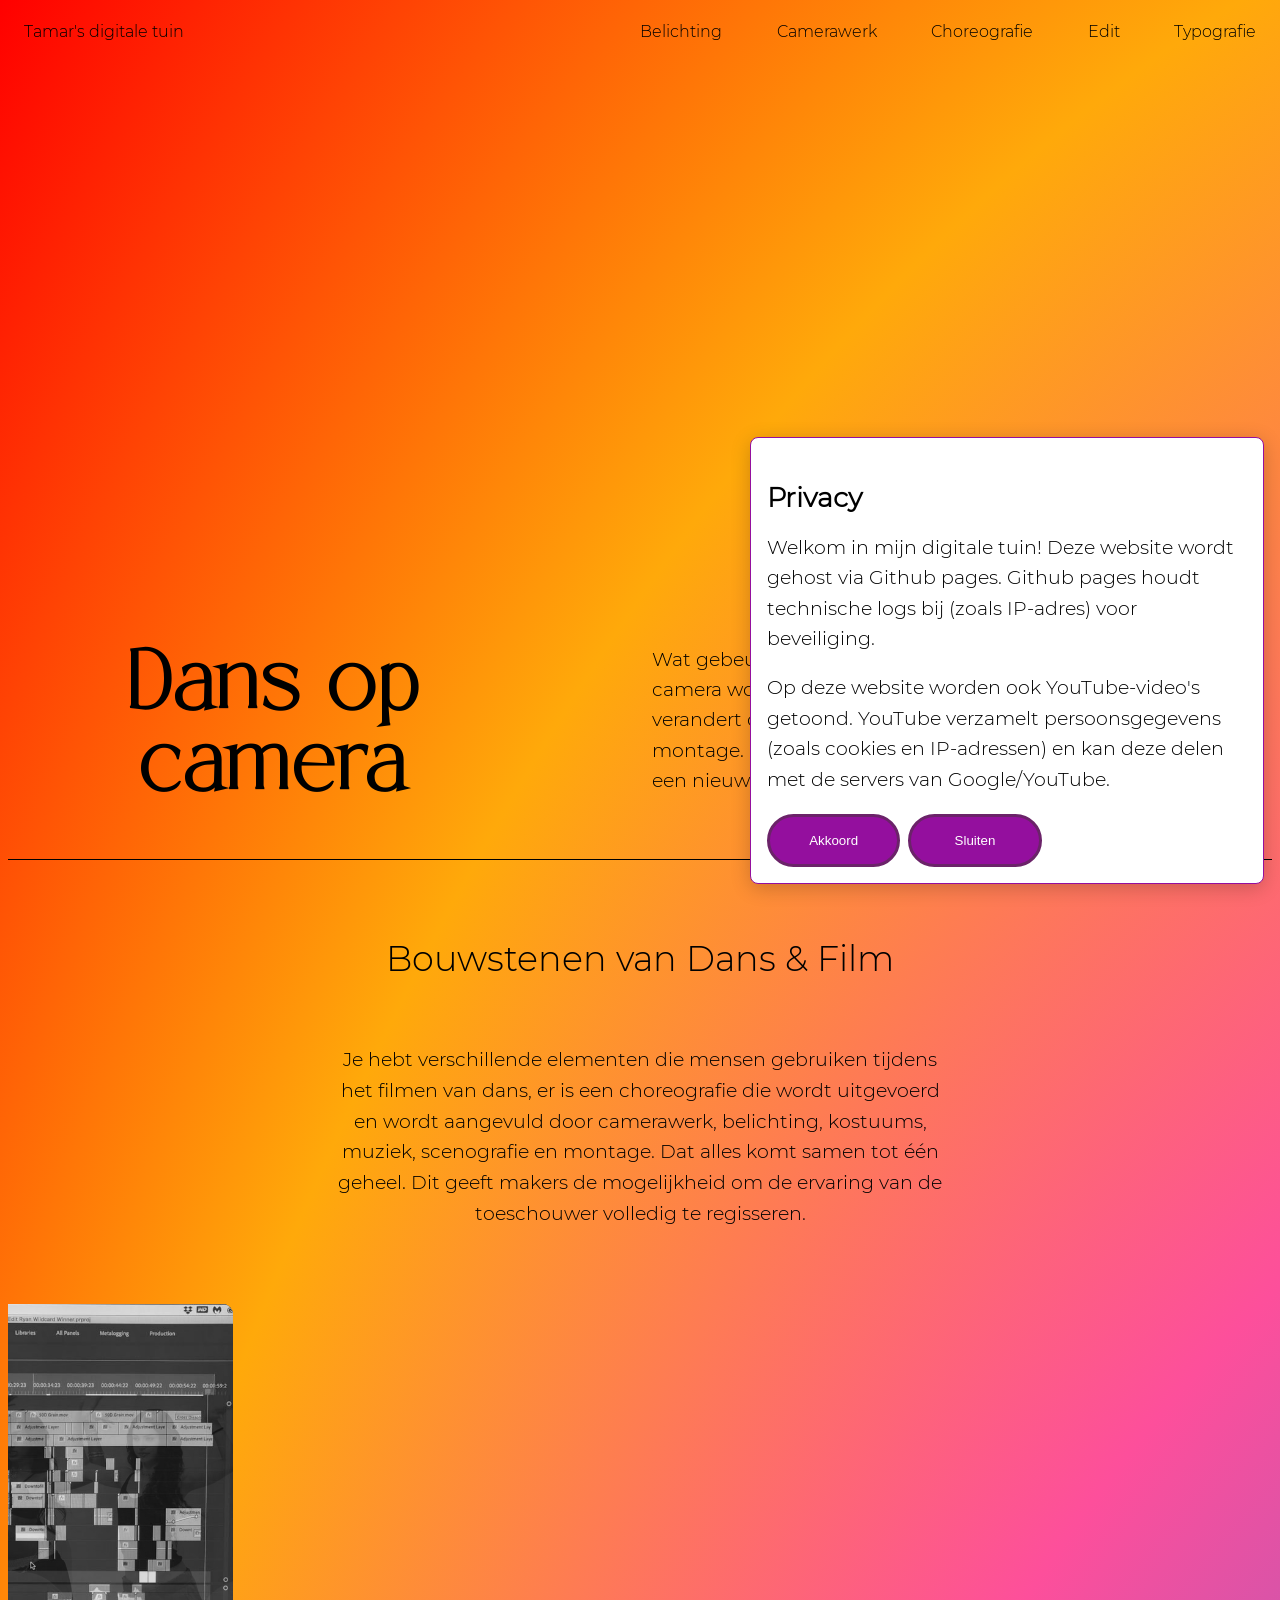
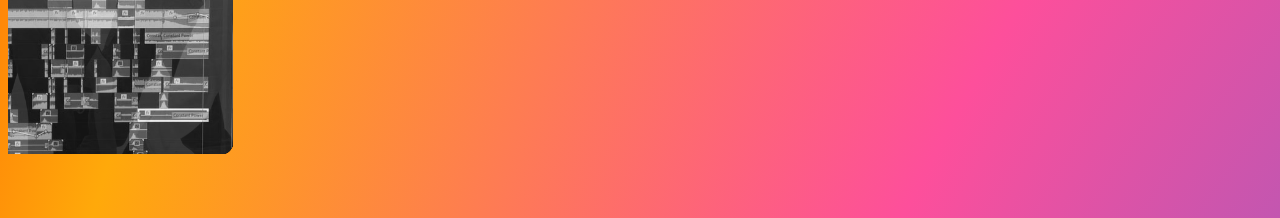
<file: index.html>
<!doctype html>
<html lang="nl">
  <head>
    <meta charset="UTF-8" />
    <meta name="viewport" content="width=device-width, initial-scale=1.0" />
    <meta name="author" content="Tamar" />
    <meta name="color-scheme" content="dark light" />

    <title>Digitaal Tuintje van Tamar</title>
    <link rel="stylesheet" href="./assets/style/normal.css" />
  </head>

  <body>
    <header>
      <a href="#main" class="skip-link">Direct naar inhoud</a>
      <a href="index.html" aria-current="page">Tamar's digitale tuin</a>
      <nav aria-label="Hoofdmenu">
        <ul>
          <li><a href="belichting.html">Belichting</a></li>
          <li><a href="camerawerk.html">Camerawerk</a></li>
          <li><a href="choreografie.html">Choreografie</a></li>
          <li><a href="montage.html">Edit</a></li>
          <li><a href="typografie/spinvis.html">Typografie</a></li>
        </ul>
      </nav>
    </header>

    <main id="main" tabindex="-1">
      <section>
        <article>
          <h1>Dans op camera</h1>
        </article>

        <article>
          <p>
            Wat gebeurt er wanneer dans het podium verlaat en door de camera
            wordt vastgelegd? Ik onderzoek hoe beweging verandert door
            belichting, camerawerk, choreografie en montage. Ik ontdek hoe deze
            verschillende elementen samen een nieuwe manier creëren om dans te
            ervaren.
          </p>
        </article>
      </section>

      <section>
        <article>
          <h2>Bouwstenen van Dans & Film</h2>
          <p>
            Je hebt verschillende elementen die mensen gebruiken tijdens het
            filmen van dans, er is een choreografie die wordt uitgevoerd en
            wordt aangevuld door camerawerk, belichting, kostuums, muziek,
            scenografie en montage. Dat alles komt samen tot één geheel. Dit
            geeft makers de mogelijkheid om de ervaring van de toeschouwer
            volledig te regisseren.
          </p>
        </article>
        <article>
          <ul class="carousel">
            <li>
              <a href="camerawerk.html" target="camerawerk">
                <img src="assets/camerawerk.jpg" alt="pagina over camerawerk" />
              </a>
            </li>

            <li>
              <a href="belichting.html" target="belichting">
                <img src="assets/belichting.jpg" alt="pagina over belichting" />
              </a>
            </li>

            <li>
              <a href="choreografie.html" target="choreografie">
                <img src="assets/choreo.jpg" alt="pagina over choreografie" />
              </a>
            </li>

            <li>
              <a href="montage.html" target="montage">
                <img src="assets/montage.jpg" alt="pagina over montage" />
              </a>
            </li>

            <li>
              <a href="camerawerk.html" target="camerawerk">
                <img src="assets/camerawerk.jpg" alt="pagina over camerawerk" />
              </a>
            </li>

            <li>
              <a href="belichting.html" target="belichting">
                <img src="assets/belichting.jpg" alt="pagina over belichting" />
              </a>
            </li>

            <li>
              <a href="choreografie.html" target="choreografie">
                <img src="assets/choreo.jpg" alt="pagina over choreografie" />
              </a>
            </li>

            <li>
              <a href="montage.html" target="montage">
                <img src="assets/montage.jpg" alt="pagina over montage" />
              </a>
            </li>
          </ul>
          <!-- </div> -->
        </article>
      </section>
    </main>

    <!-- links van de afbeeldingen: https://pin.it/66QkRXStx
    https://pin.it/2YLnLJ7bp https://pin.it/4HnCpuIuI https://pin.it/40hxVDeK1
  -->

    <footer>
      <nav aria-label="Cookievoorkeuren">
        <button commandfor="cookieModal" command="show-modal">
          <span>Accepteer cookies?</span>
        </button>
      </nav>

      <dialog open>
        <h3>Privacy</h3>
        <p>
          Welkom in mijn digitale tuin! Deze website wordt gehost via Github
          pages. Github pages houdt technische logs bij (zoals IP-adres) voor
          beveiliging.
        </p>
        <p>
          Op deze website worden ook YouTube-video's getoond. YouTube verzamelt
          persoonsgegevens (zoals cookies en IP-adressen) en kan deze delen met
          de servers van Google/YouTube.
        </p>
        <form method="dialog">
          <button id="cookieallow" onclick="setCookie()">Akkoord</button>
          <button id="cookiedeny" onclick="unsetCookie()">Sluiten</button>
        </form>
      </dialog>
    </footer>
  </body>
</html>
<!-- Bronnen die ik heb gebruikt bij het schrijven van de tekst.
https://www.dancefilmmaking.com
https://www.dancefilms.org/about-us
Eigen kennis en ervaring.
-->
</file>
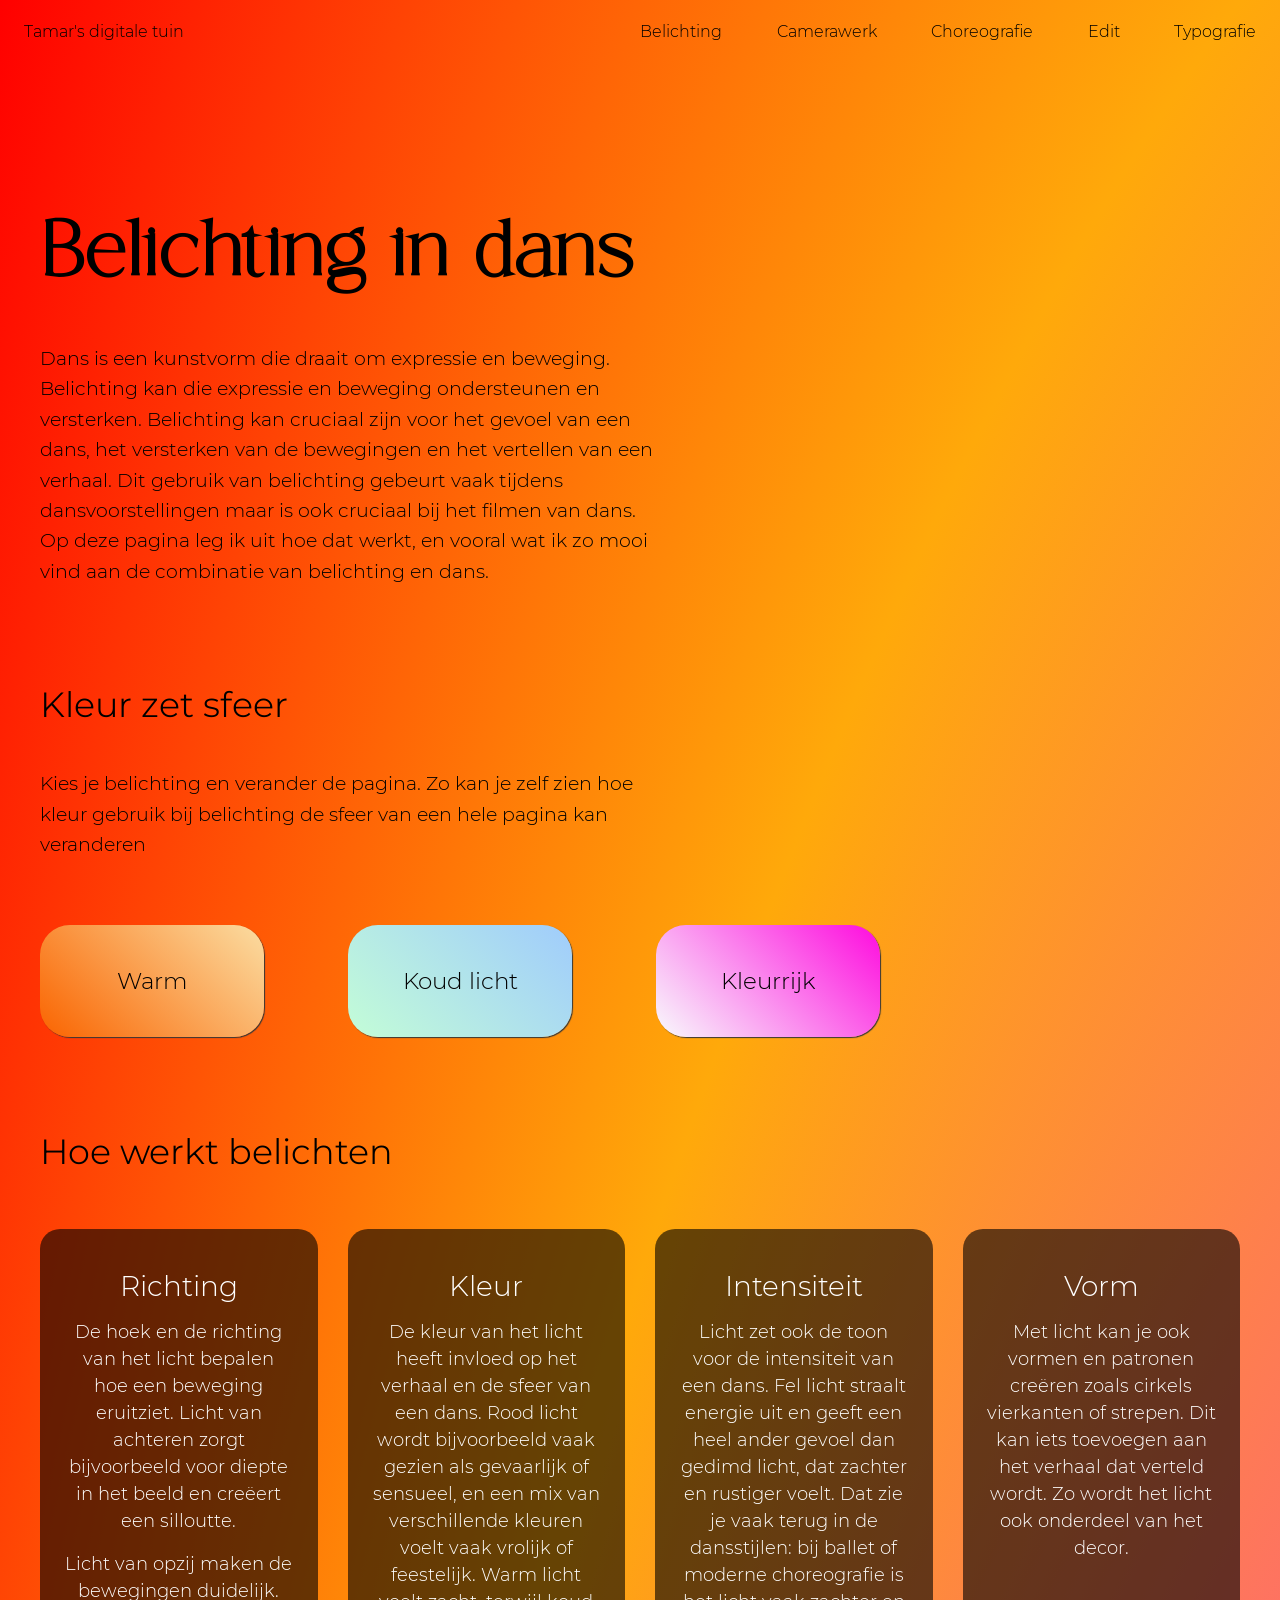
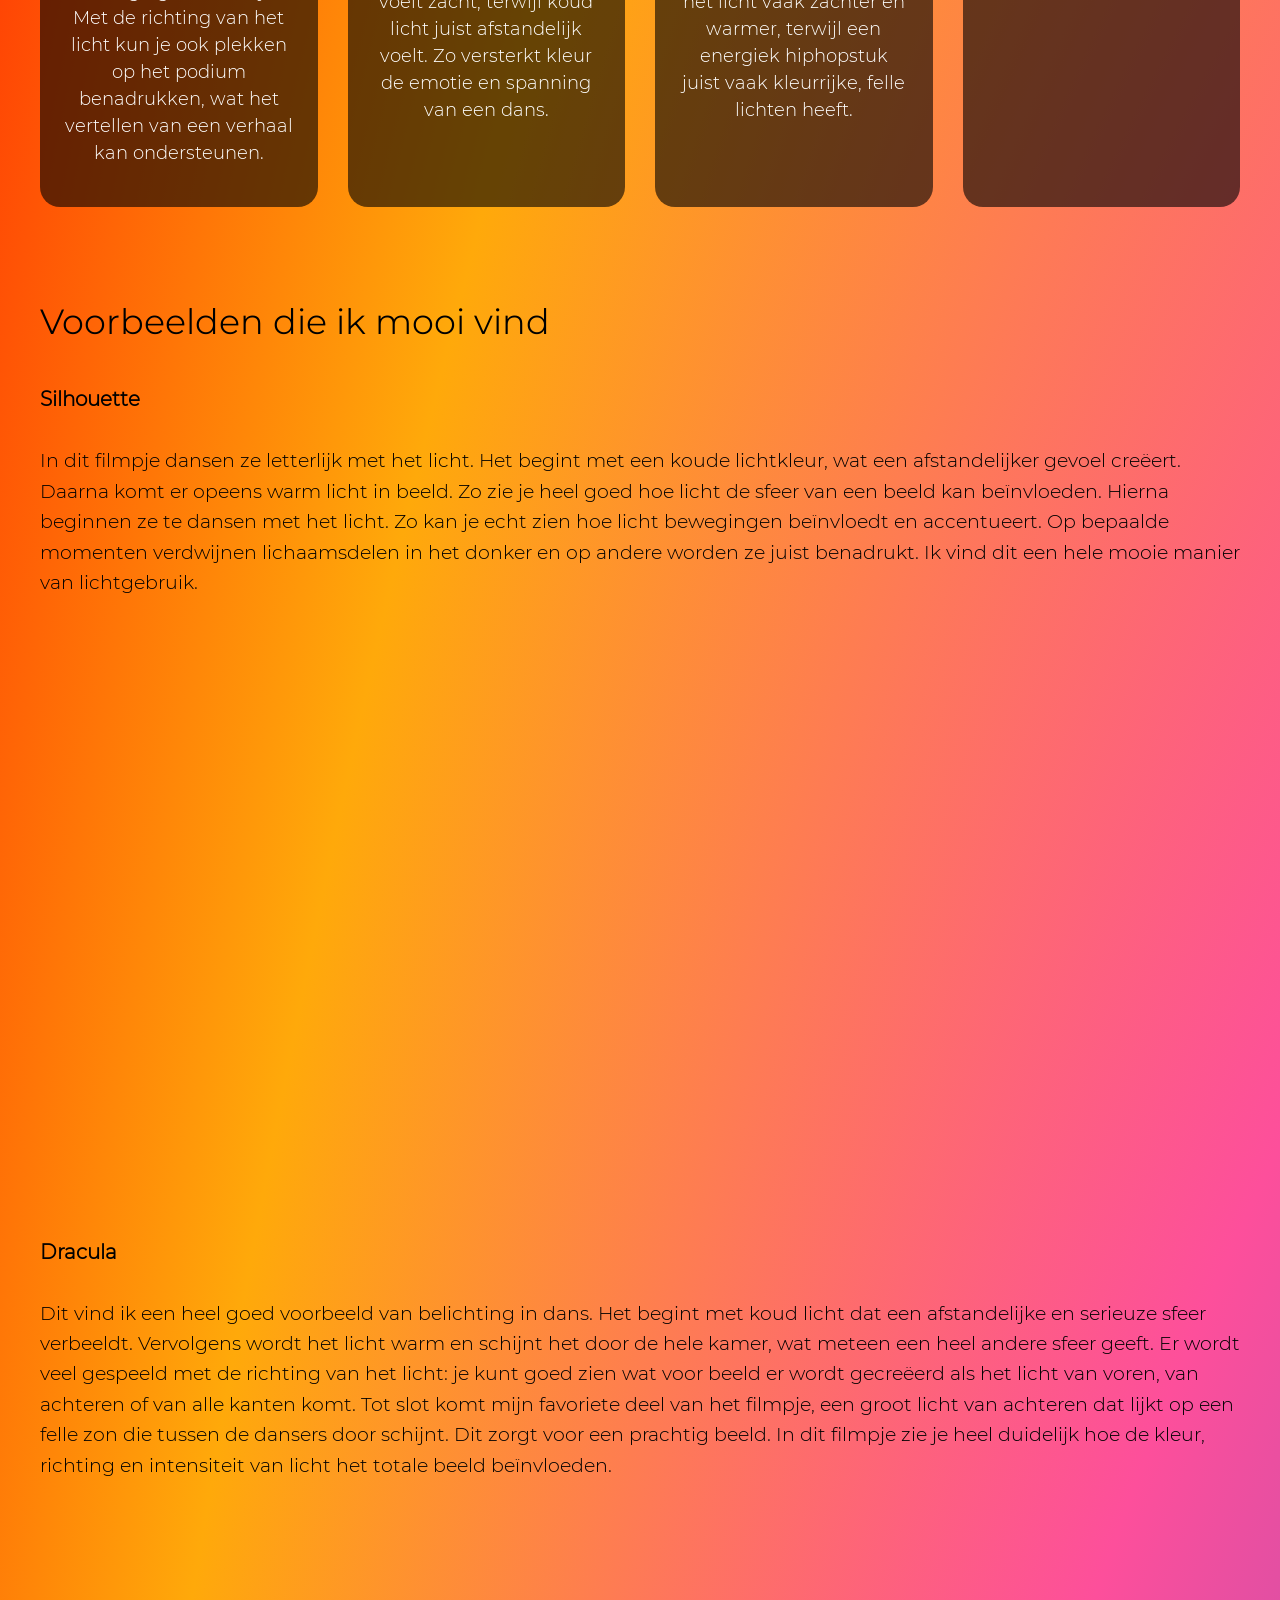
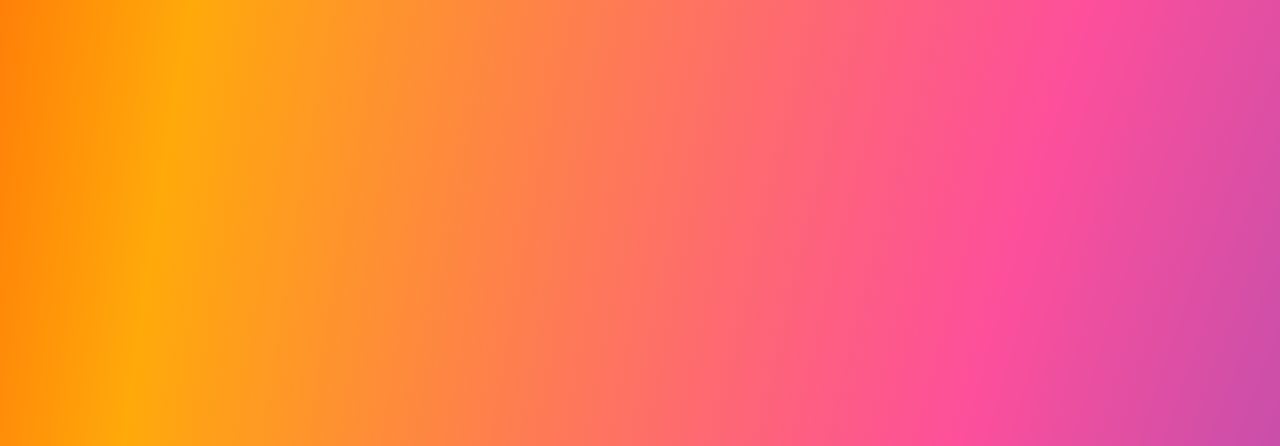
<file: belichting.html>
<!doctype html>
<html lang="nl">
  <head>
    <meta charset="UTF-8" />
    <meta name="viewport" content="width=device-width, initial-scale=1.0" />
    <meta name="author" content="Tamar" />
    <meta name="color-scheme" content="dark light" />
    <title>Belichting in dans</title>
    <link rel="stylesheet" href="./assets/style/belichting.css" />
  </head>
  <body>
    <a href="#main" class="skip-link">Direct naar inhoud</a>
    <header>
      <a href="index.html" aria-current="page">Tamar's digitale tuin</a>
      <nav aria-label="Hoofdmenu">
        <ul>
          <li><a href="belichting.html">Belichting</a></li>
          <li><a href="camerawerk.html">Camerawerk</a></li>
          <li><a href="choreografie.html">Choreografie</a></li>
          <li><a href="montage.html">Edit</a></li>
          <li><a href="typografie/spinvis.html">Typografie</a></li>
        </ul>
      </nav>
    </header>

    <main id="main">
      <section>
        <article>
          <h1>Belichting in dans</h1>
        </article>

        <article>
          <p>
            Dans is een kunstvorm die draait om expressie en beweging.
            Belichting kan die expressie en beweging ondersteunen en versterken.
            Belichting kan cruciaal zijn voor het gevoel van een dans, het
            versterken van de bewegingen en het vertellen van een verhaal. Dit
            gebruik van belichting gebeurt vaak tijdens dansvoorstellingen maar
            is ook cruciaal bij het filmen van dans. Op deze pagina leg ik uit
            hoe dat werkt, en vooral wat ik zo mooi vind aan de combinatie van
            belichting en dans.
          </p>
        </article>
      </section>
      <section>
        <article>
          <h2>Kleur zet sfeer</h2>
        </article>

        <article>
          <p>
            Kies je belichting en verander de pagina. Zo kan je zelf zien hoe
            kleur gebruik bij belichting de sfeer van een hele pagina kan
            veranderen
          </p>
        </article>
        <label> <input type="radio" name="theme" value="light" /> Warm </label>
        <label>
          <input type="radio" name="theme" value="dark" /> Koud licht
        </label>
        <label>
          <input type="radio" name="theme" value="auto" /> Kleurrijk
        </label>
      </section>

      <section>
        <article>
          <h2>Hoe werkt belichten</h2>
        </article>
      </section>
      <section id="licht-aspecten">
        <article>
          <h2>Richting</h2>
          <p>
            De hoek en de richting van het licht bepalen hoe een beweging
            eruitziet. Licht van achteren zorgt bijvoorbeeld voor diepte in het
            beeld en creëert een silloutte.
          </p>
          <p>
            Licht van opzij maken de bewegingen duidelijk. Met de richting van
            het licht kun je ook plekken op het podium benadrukken, wat het
            vertellen van een verhaal kan ondersteunen.
          </p>
        </article>

        <article>
          <h2>Kleur</h2>
          <p>
            De kleur van het licht heeft invloed op het verhaal en de sfeer van
            een dans. Rood licht wordt bijvoorbeeld vaak gezien als gevaarlijk
            of sensueel, en een mix van verschillende kleuren voelt vaak vrolijk
            of feestelijk. Warm licht voelt zacht, terwijl koud licht juist
            afstandelijk voelt. Zo versterkt kleur de emotie en spanning van een
            dans.
          </p>
        </article>

        <article>
          <h2>Intensiteit</h2>
          <p>
            Licht zet ook de toon voor de intensiteit van een dans. Fel licht
            straalt energie uit en geeft een heel ander gevoel dan gedimd licht,
            dat zachter en rustiger voelt. Dat zie je vaak terug in de
            dansstijlen: bij ballet of moderne choreografie is het licht vaak
            zachter en warmer, terwijl een energiek hiphopstuk juist vaak
            kleurrijke, felle lichten heeft.
          </p>
        </article>

        <article>
          <h2>Vorm</h2>
          <p>
            Met licht kan je ook vormen en patronen creëren zoals cirkels
            vierkanten of strepen. Dit kan iets toevoegen aan het verhaal dat
            verteld wordt. Zo wordt het licht ook onderdeel van het decor.
          </p>
        </article>
      </section>
      <section>
        <article>
          <h2>Voorbeelden die ik mooi vind</h2>
        </article>

        <article>
          <h3>Silhouette</h3>
          <p>
            In dit filmpje dansen ze letterlijk met het licht. Het begint met
            een koude lichtkleur, wat een afstandelijker gevoel creëert. Daarna
            komt er opeens warm licht in beeld. Zo zie je heel goed hoe licht de
            sfeer van een beeld kan beïnvloeden. Hierna beginnen ze te dansen
            met het licht. Zo kan je echt zien hoe licht bewegingen beïnvloedt
            en accentueert. Op bepaalde momenten verdwijnen lichaamsdelen in het
            donker en op andere worden ze juist benadrukt. Ik vind dit een hele
            mooie manier van lichtgebruik.
          </p>
          <iframe
            src="https://www.youtube.com/embed/fDNKsXDWpm4?si=8QYyJterqQNdSQDp"
            title="YouTube video player"
            frameborder="0"
            allow="
              accelerometer;
              autoplay;
              clipboard-write;
              encrypted-media;
              gyroscope;
              picture-in-picture;
              web-share;
            "
            referrerpolicy="strict-origin-when-cross-origin"
            allowfullscreen
          ></iframe>
        </article>
        <article>
          <h3>Dracula</h3>
          <p>
            Dit vind ik een heel goed voorbeeld van belichting in dans. Het
            begint met koud licht dat een afstandelijke en serieuze sfeer
            verbeeldt. Vervolgens wordt het licht warm en schijnt het door de
            hele kamer, wat meteen een heel andere sfeer geeft. Er wordt veel
            gespeeld met de richting van het licht: je kunt goed zien wat voor
            beeld er wordt gecreëerd als het licht van voren, van achteren of
            van alle kanten komt. Tot slot komt mijn favoriete deel van het
            filmpje, een groot licht van achteren dat lijkt op een felle zon die
            tussen de dansers door schijnt. Dit zorgt voor een prachtig beeld.
            In dit filmpje zie je heel duidelijk hoe de kleur, richting en
            intensiteit van licht het totale beeld beïnvloeden.
          </p>
          <iframe
            src="https://www.youtube.com/embed/-AUMV7WQdsI?si=QPXQI-9TFlR0UyGZ"
            title="YouTube video player"
            frameborder="0"
            allow="
              accelerometer;
              autoplay;
              clipboard-write;
              encrypted-media;
              gyroscope;
              picture-in-picture;
              web-share;
            "
            referrerpolicy="strict-origin-when-cross-origin"
            allowfullscreen
          ></iframe>
        </article>
      </section>
    </main>
  </body>
</html>

<!-- Bronnen die ik heb gebruikt bij het schrijven van de tekst.
https://entertainment.sundrax.com/blog/designing-lighting-for-dance-performances-movement-and-rhythm

https://www.limelightcostumes.com/blogs/news/color-theory-for-stage-dance-costume-colors-that-actually-pop

https://www.uking-online.com/blogs/stage-lighting-dmx-knowledge-hub/stage-lighting-color-guide?srsltid=AU7gw4XhFPOsjO84Ky_mej_1QlBaxeYeJLHPPThYikpe1KwW2W8CgBBt</div>

https://thtr382.weebly.com/shape.html  -->
</file>
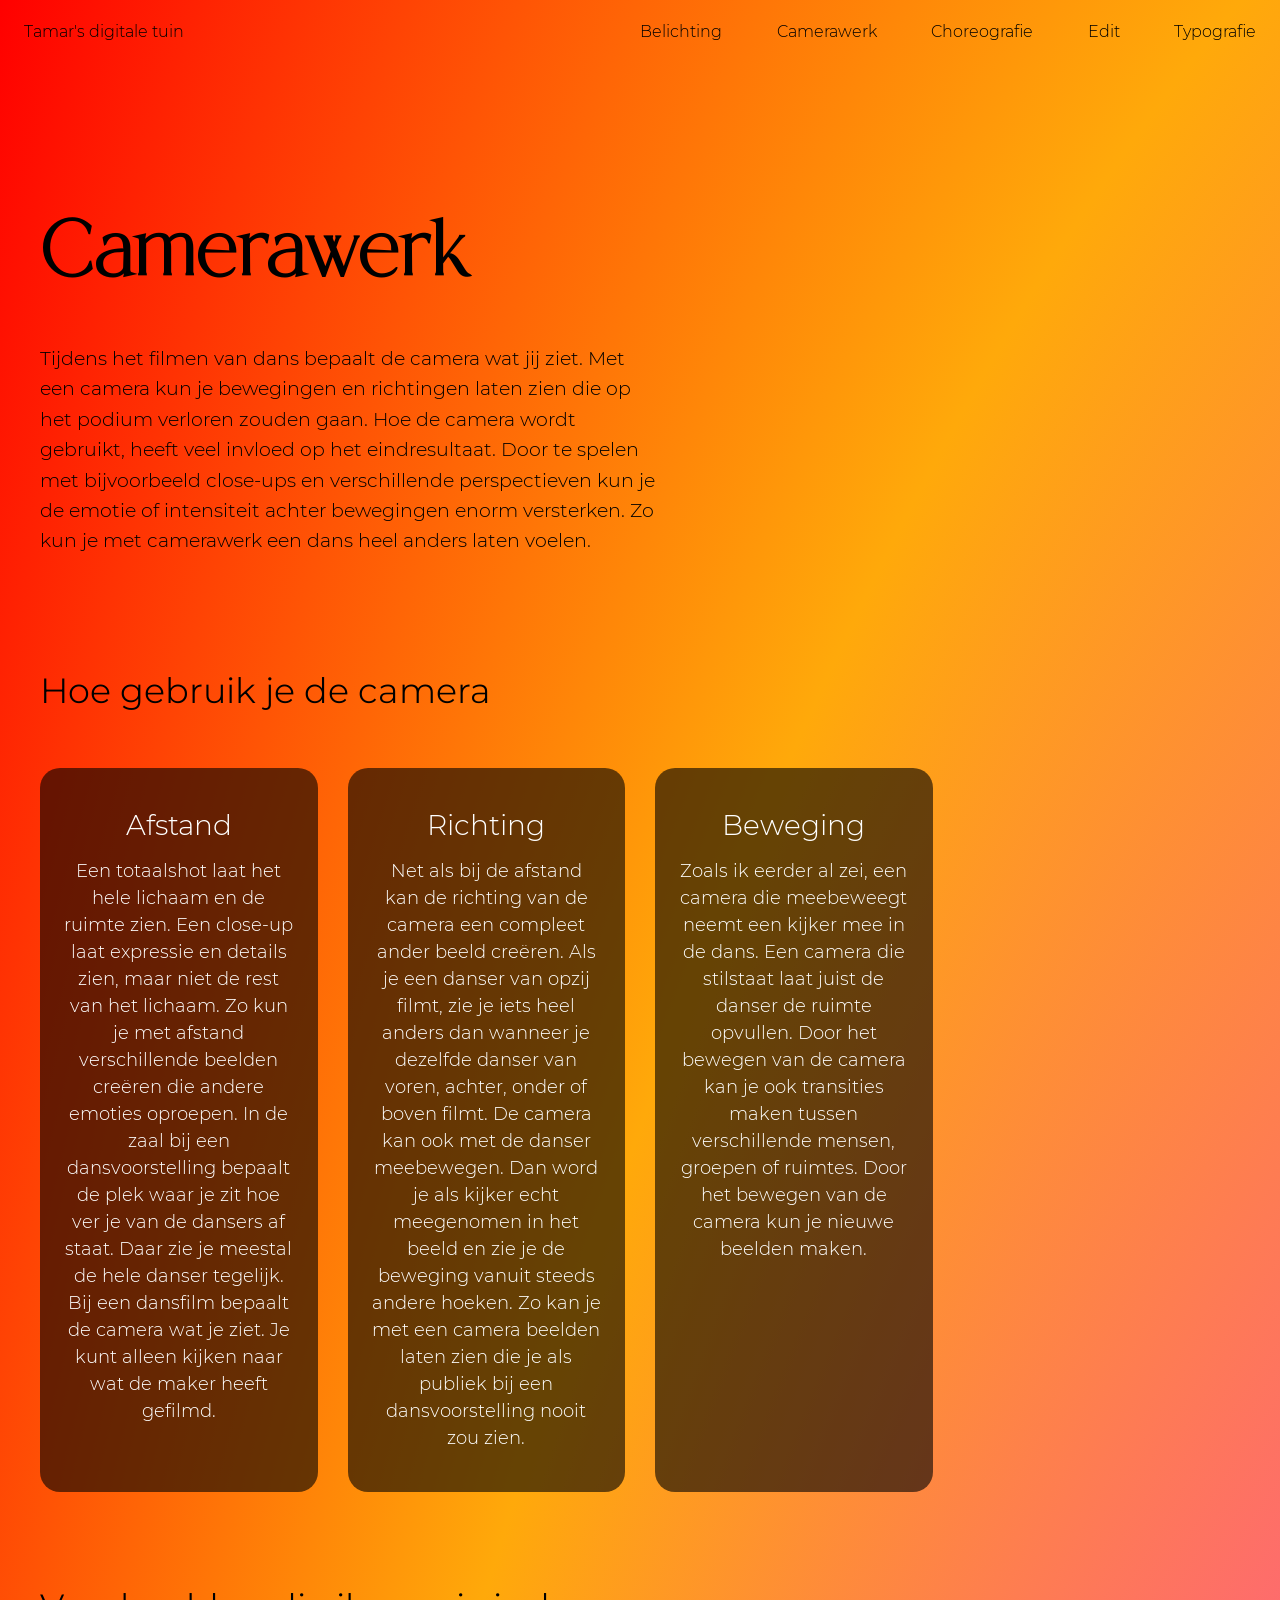
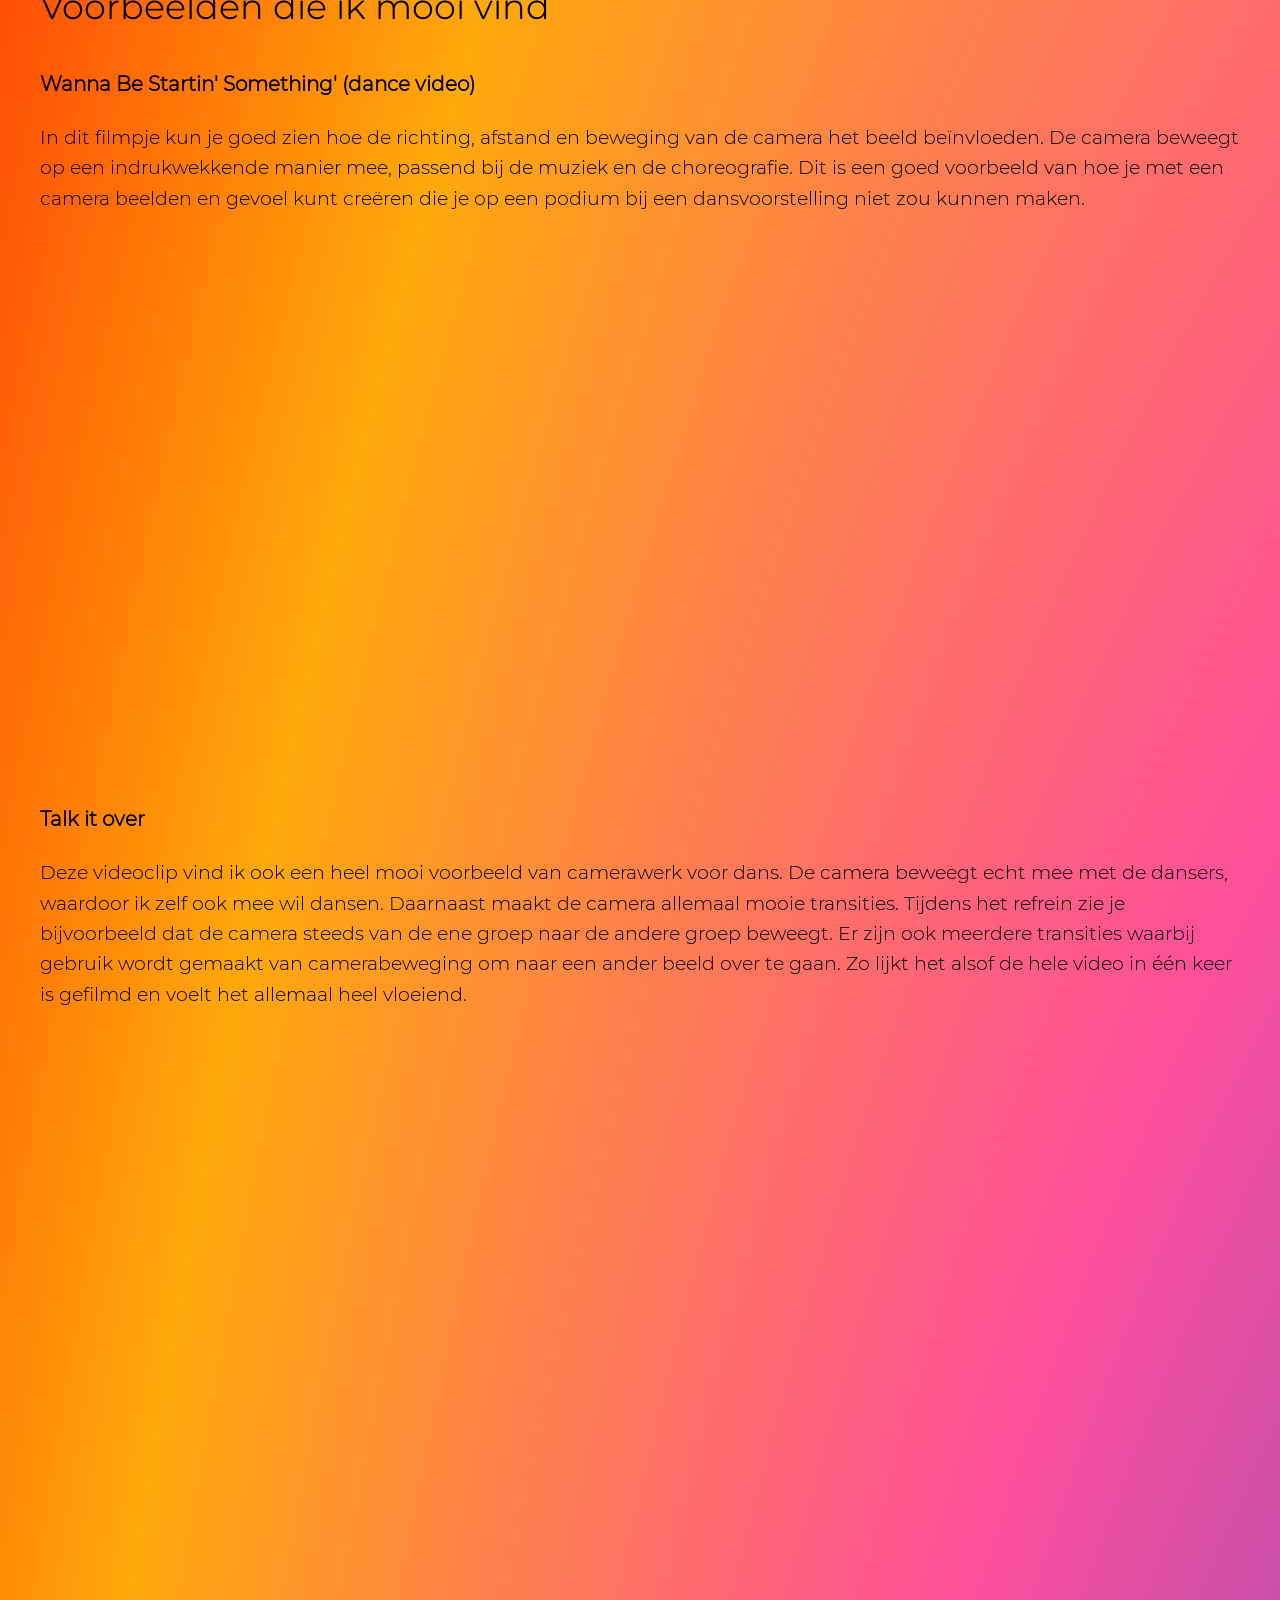
<file: camerawerk.html>
<!doctype html>
<html lang="nl">
  <head>
    <meta charset="UTF-8" />
    <meta name="viewport" content="width=device-width, initial-scale=1.0" />
    <meta name="author" content="Tamar" />
    <meta name="color-scheme" content="dark light" />
    <title>Belichting in dans</title>
    <link rel="stylesheet" href="./assets/style/camerawerk.css" />
  </head>
  <body>
    <a href="#main" class="skip-link">Direct naar inhoud</a>
    <header>
      <a href="index.html" aria-current="page">Tamar's digitale tuin</a>
      <nav aria-label="Hoofdmenu">
        <ul>
          <li><a href="belichting.html">Belichting</a></li>
          <li><a href="camerawerk.html">Camerawerk</a></li>
          <li><a href="choreografie.html">Choreografie</a></li>
          <li><a href="montage.html">Edit</a></li>
          <li><a href="typografie/spinvis.html">Typografie</a></li>
        </ul>
      </nav>
    </header>

    <main id="main">
      <section>
        <article>
          <h1>Camerawerk</h1>
        </article>

        <article>
          <p>
            Tijdens het filmen van dans bepaalt de camera wat jij ziet. Met een
            camera kun je bewegingen en richtingen laten zien die op het podium
            verloren zouden gaan. Hoe de camera wordt gebruikt, heeft veel
            invloed op het eindresultaat. Door te spelen met bijvoorbeeld
            close-ups en verschillende perspectieven kun je de emotie of
            intensiteit achter bewegingen enorm versterken. Zo kun je met
            camerawerk een dans heel anders laten voelen.
          </p>
        </article>
      </section>

      <section>
        <article>
          <h2>Hoe gebruik je de camera</h2>
        </article>
      </section>
      <section id="licht-aspecten">
        <article>
          <h2>Afstand</h2>
          <p>
            Een totaalshot laat het hele lichaam en de ruimte zien. Een close-up
            laat expressie en details zien, maar niet de rest van het lichaam.
            Zo kun je met afstand verschillende beelden creëren die andere
            emoties oproepen. In de zaal bij een dansvoorstelling bepaalt de
            plek waar je zit hoe ver je van de dansers af staat. Daar zie je
            meestal de hele danser tegelijk. Bij een dansfilm bepaalt de camera
            wat je ziet. Je kunt alleen kijken naar wat de maker heeft gefilmd.
          </p>
        </article>

        <article>
          <h2>Richting</h2>
          <p>
            Net als bij de afstand kan de richting van de camera een compleet
            ander beeld creëren. Als je een danser van opzij filmt, zie je iets
            heel anders dan wanneer je dezelfde danser van voren, achter, onder
            of boven filmt. De camera kan ook met de danser meebewegen. Dan word
            je als kijker echt meegenomen in het beeld en zie je de beweging
            vanuit steeds andere hoeken. Zo kan je met een camera beelden laten
            zien die je als publiek bij een dansvoorstelling nooit zou zien.
          </p>
        </article>

        <article>
          <h2>Beweging</h2>
          <p>
            Zoals ik eerder al zei, een camera die meebeweegt neemt een kijker
            mee in de dans. Een camera die stilstaat laat juist de danser de
            ruimte opvullen. Door het bewegen van de camera kan je ook
            transities maken tussen verschillende mensen, groepen of ruimtes.
            Door het bewegen van de camera kun je nieuwe beelden maken.
          </p>
        </article>
      </section>
      <section>
        <article>
          <h2>Voorbeelden die ik mooi vind</h2>
        </article>

        <article>
          <h3>Wanna Be Startin' Something' (dance video)</h3>
          <p>
            In dit filmpje kun je goed zien hoe de richting, afstand en beweging
            van de camera het beeld beïnvloeden. De camera beweegt op een
            indrukwekkende manier mee, passend bij de muziek en de choreografie.
            Dit is een goed voorbeeld van hoe je met een camera beelden en
            gevoel kunt creëren die je op een podium bij een dansvoorstelling
            niet zou kunnen maken.
          </p>
          <iframe
            width="560"
            height="315"
            src="https://www.youtube.com/embed/aFF9QRnQbyM?si=QLVAxzYbsSu0HrmZ"
            title="YouTube video player"
            frameborder="0"
            allow="
              accelerometer;
              autoplay;
              clipboard-write;
              encrypted-media;
              gyroscope;
              picture-in-picture;
              web-share;
            "
            referrerpolicy="strict-origin-when-cross-origin"
            allowfullscreen
          ></iframe>
        </article>
        <article>
          <h3>Talk it over</h3>
          <p>
            Deze videoclip vind ik ook een heel mooi voorbeeld van camerawerk
            voor dans. De camera beweegt echt mee met de dansers, waardoor ik
            zelf ook mee wil dansen. Daarnaast maakt de camera allemaal mooie
            transities. Tijdens het refrein zie je bijvoorbeeld dat de camera
            steeds van de ene groep naar de andere groep beweegt. Er zijn ook
            meerdere transities waarbij gebruik wordt gemaakt van camerabeweging
            om naar een ander beeld over te gaan. Zo lijkt het alsof de hele
            video in één keer is gefilmd en voelt het allemaal heel vloeiend.
          </p>
        </article>
        <iframe
          width="560"
          height="315"
          src="https://www.youtube.com/embed/hMdaNKudOSc?si=SdnYqRao_xMThsp3"
          title="YouTube video player"
          frameborder="0"
          allow="
            accelerometer;
            autoplay;
            clipboard-write;
            encrypted-media;
            gyroscope;
            picture-in-picture;
            web-share;
          "
          referrerpolicy="strict-origin-when-cross-origin"
          allowfullscreen
        ></iframe>
      </section>
    </main>
  </body>
</html>
<!-- Bronnen die ik heb gebruikt bij het schrijven van de tekst.
https://gillianrhodes.com/best-practices-for-filming-dance-and-dance-videos/
https://www.insta360.com/blog/tips/why-you-need-a-dance-camera.html
Eigen ervaringen en kennis.  
-->
</file>
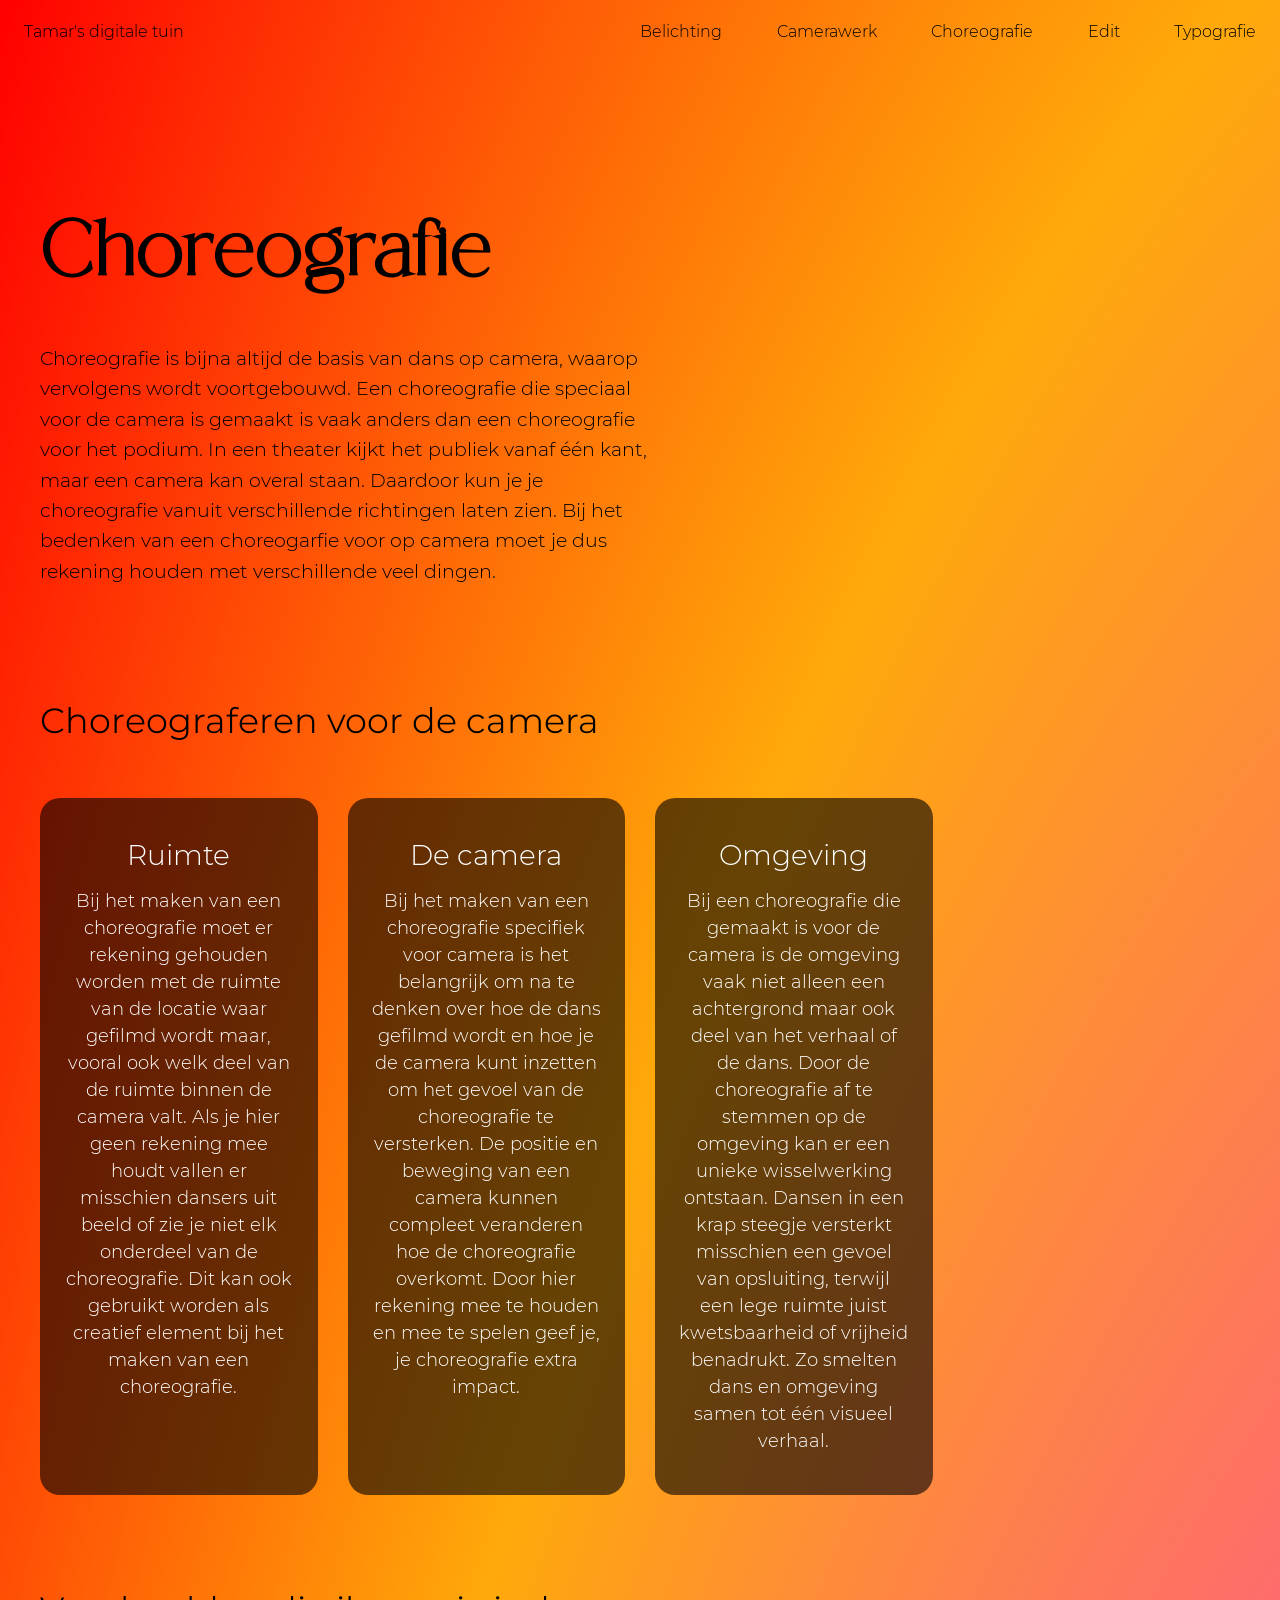
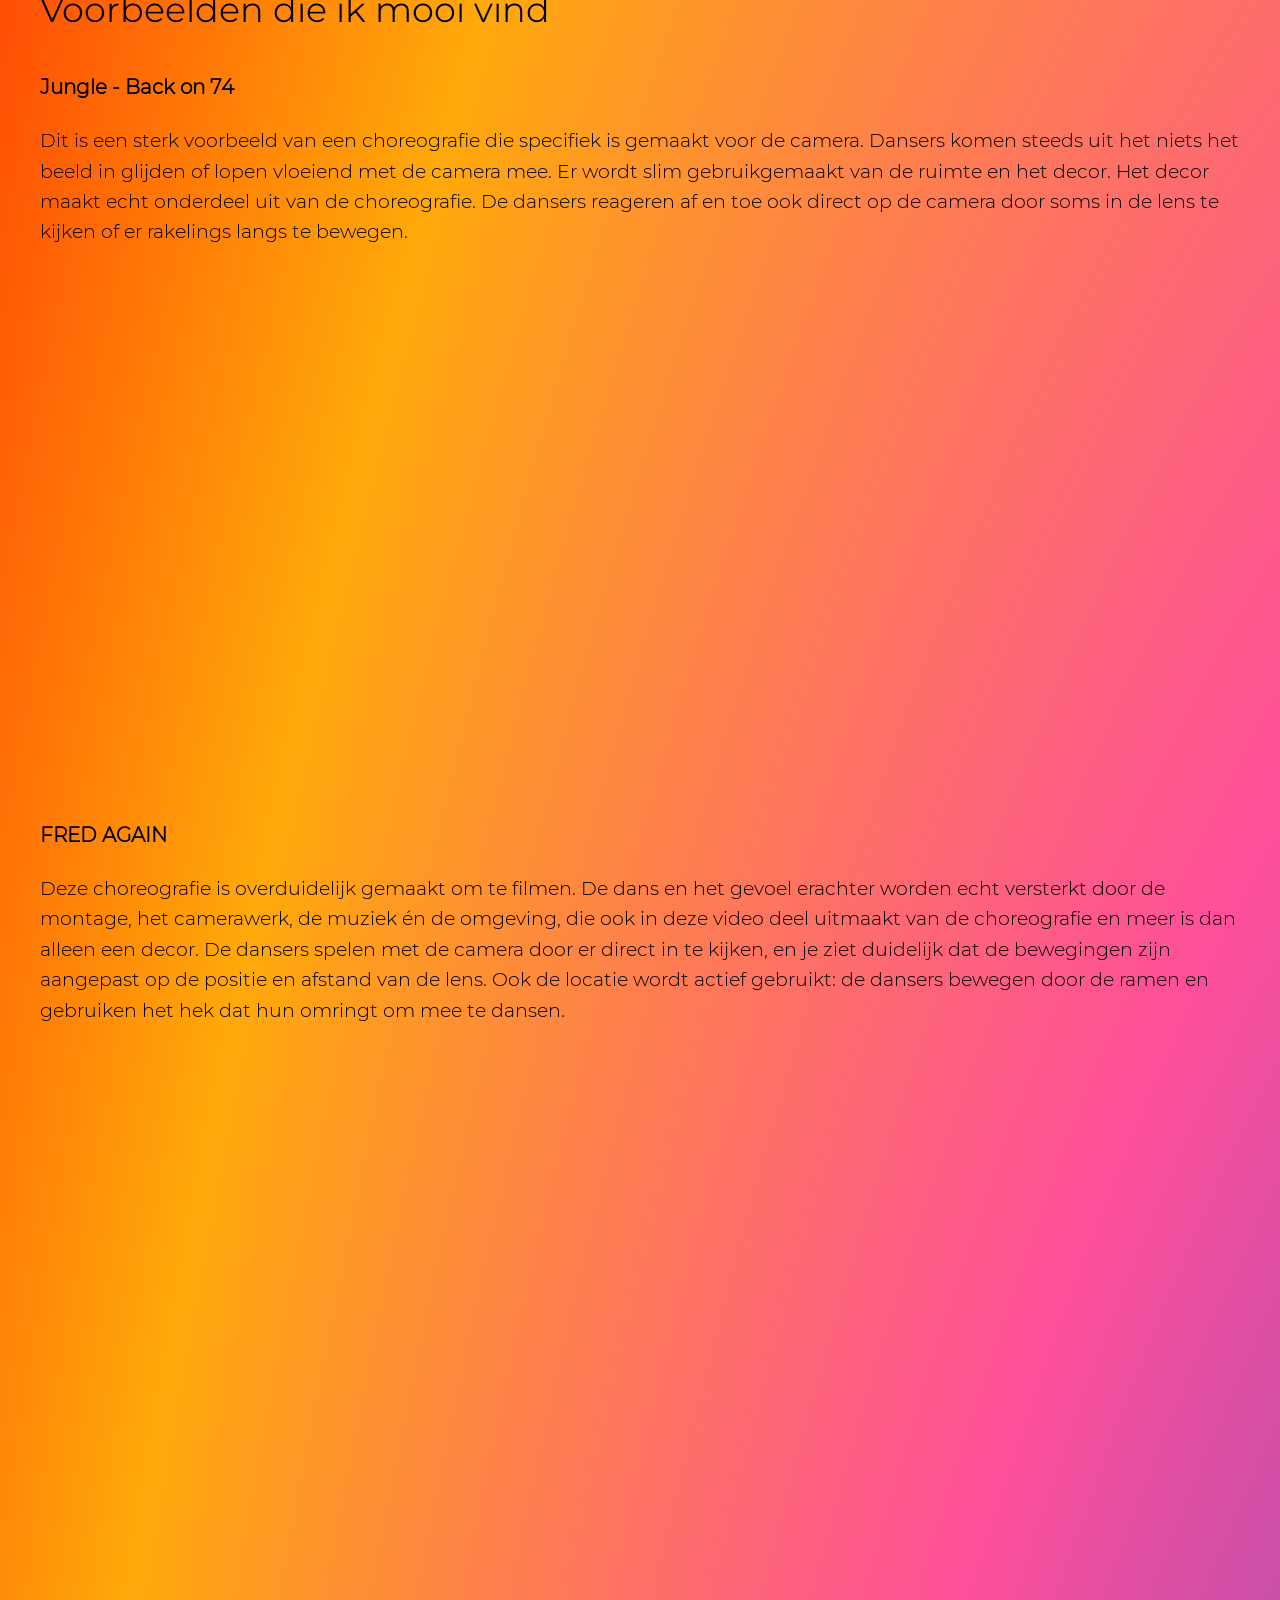
<file: choreografie.html>
<!doctype html>
<html lang="nl">
  <head>
    <meta charset="UTF-8" />
    <meta name="viewport" content="width=device-width, initial-scale=1.0" />
    <meta name="author" content="Tamar" />
    <meta name="color-scheme" content="dark light" />
    <title>Belichting in dans</title>
    <link rel="stylesheet" href="./assets/style/choreografie.css" />
  </head>
  <body>
    <a href="#main" class="skip-link">Direct naar inhoud</a>
    <header>
      <a href="index.html" aria-current="page">Tamar's digitale tuin</a>
      <nav aria-label="Hoofdmenu">
        <ul>
          <li><a href="belichting.html">Belichting</a></li>
          <li><a href="camerawerk.html">Camerawerk</a></li>
          <li><a href="choreografie.html">Choreografie</a></li>
          <li><a href="montage.html">Edit</a></li>
          <li><a href="typografie/spinvis.html">Typografie</a></li>
        </ul>
      </nav>
    </header>

    <main id="main">
      <section>
        <article>
          <h1>Choreografie</h1>
        </article>

        <article>
          <p>
            Choreografie is bijna altijd de basis van dans op camera, waarop
            vervolgens wordt voortgebouwd. Een choreografie die speciaal voor de
            camera is gemaakt is vaak anders dan een choreografie voor het
            podium. In een theater kijkt het publiek vanaf één kant, maar een
            camera kan overal staan. Daardoor kun je je choreografie vanuit
            verschillende richtingen laten zien. Bij het bedenken van een
            choreogarfie voor op camera moet je dus rekening houden met
            verschillende veel dingen.
          </p>
        </article>
      </section>

      <section>
        <article>
          <h2>Choreograferen voor de camera</h2>
        </article>
      </section>
      <section id="licht-aspecten">
        <article>
          <h2>Ruimte</h2>
          <p>
            Bij het maken van een choreografie moet er rekening gehouden worden
            met de ruimte van de locatie waar gefilmd wordt maar, vooral ook
            welk deel van de ruimte binnen de camera valt. Als je hier geen
            rekening mee houdt vallen er misschien dansers uit beeld of zie je
            niet elk onderdeel van de choreografie. Dit kan ook gebruikt worden
            als creatief element bij het maken van een choreografie.
          </p>
        </article>

        <article>
          <h2>De camera</h2>
          <p>
            Bij het maken van een choreografie specifiek voor camera is het
            belangrijk om na te denken over hoe de dans gefilmd wordt en hoe je
            de camera kunt inzetten om het gevoel van de choreografie te
            versterken. De positie en beweging van een camera kunnen compleet
            veranderen hoe de choreografie overkomt. Door hier rekening mee te
            houden en mee te spelen geef je, je choreografie extra impact.
          </p>
        </article>

        <article>
          <h2>Omgeving</h2>
          <p>
            Bij een choreografie die gemaakt is voor de camera is de omgeving
            vaak niet alleen een achtergrond maar ook deel van het verhaal of de
            dans. Door de choreografie af te stemmen op de omgeving kan er een
            unieke wisselwerking ontstaan. Dansen in een krap steegje versterkt
            misschien een gevoel van opsluiting, terwijl een lege ruimte juist
            kwetsbaarheid of vrijheid benadrukt. Zo smelten dans en omgeving
            samen tot één visueel verhaal.
          </p>
        </article>
      </section>
      <section>
        <article>
          <h2>Voorbeelden die ik mooi vind</h2>
        </article>

        <article>
          <h3>Jungle - Back on 74</h3>
          <p>
            Dit is een sterk voorbeeld van een choreografie die specifiek is
            gemaakt voor de camera. Dansers komen steeds uit het niets het beeld
            in glijden of lopen vloeiend met de camera mee. Er wordt slim
            gebruikgemaakt van de ruimte en het decor. Het decor maakt echt
            onderdeel uit van de choreografie. De dansers reageren af en toe ook
            direct op de camera door soms in de lens te kijken of er rakelings
            langs te bewegen.
          </p>
          <iframe
            width="560"
            height="315"
            src="https://www.youtube.com/embed/q3lX2p_Uy9I?si=AF3G_kRHSfMjDStH"
            title="YouTube video player"
            frameborder="0"
            allow="
              accelerometer;
              autoplay;
              clipboard-write;
              encrypted-media;
              gyroscope;
              picture-in-picture;
              web-share;
            "
            referrerpolicy="strict-origin-when-cross-origin"
            allowfullscreen
          ></iframe>
        </article>
        <article>
          <h3>FRED AGAIN</h3>
          <p>
            Deze choreografie is overduidelijk gemaakt om te filmen. De dans en
            het gevoel erachter worden echt versterkt door de montage, het
            camerawerk, de muziek én de omgeving, die ook in deze video deel
            uitmaakt van de choreografie en meer is dan alleen een decor. De
            dansers spelen met de camera door er direct in te kijken, en je ziet
            duidelijk dat de bewegingen zijn aangepast op de positie en afstand
            van de lens. Ook de locatie wordt actief gebruikt: de dansers
            bewegen door de ramen en gebruiken het hek dat hun omringt om mee te
            dansen.
          </p>

          <iframe
            width="560"
            height="315"
            src="https://www.youtube.com/embed/6tuWDmG9UA8?si=JvWQTUFeu-mI71wd"
            title="YouTube video player"
            frameborder="0"
            allow="
              accelerometer;
              autoplay;
              clipboard-write;
              encrypted-media;
              gyroscope;
              picture-in-picture;
              web-share;
            "
            referrerpolicy="strict-origin-when-cross-origin"
            allowfullscreen
          ></iframe>
        </article>
      </section>
    </main>
  </body>
</html>
<!-- Bronnen die ik heb gebruikt bij het schrijven van de tekst.
https://dancemagazine.com/everything-you-need-to-know-about-dancing-for-the-camera/
Eigen ervaringen en kennis.
-->
</file>
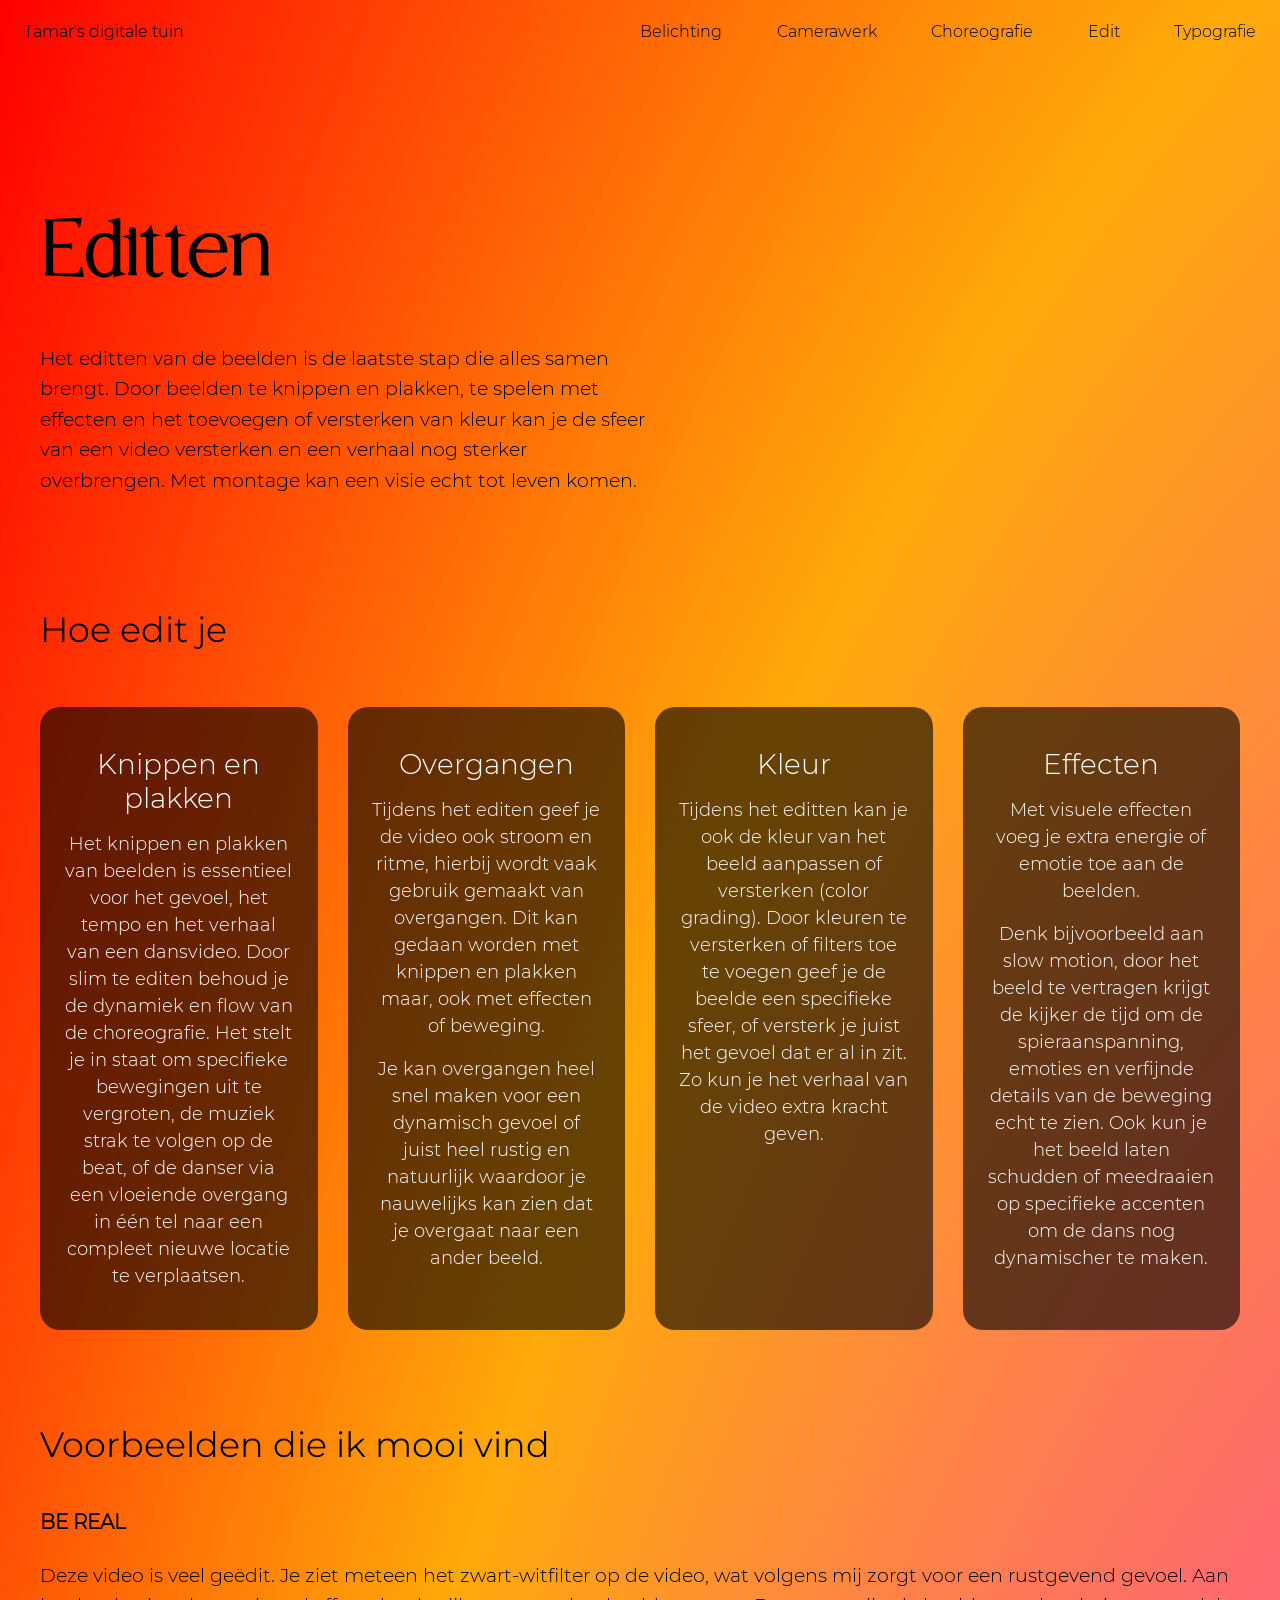
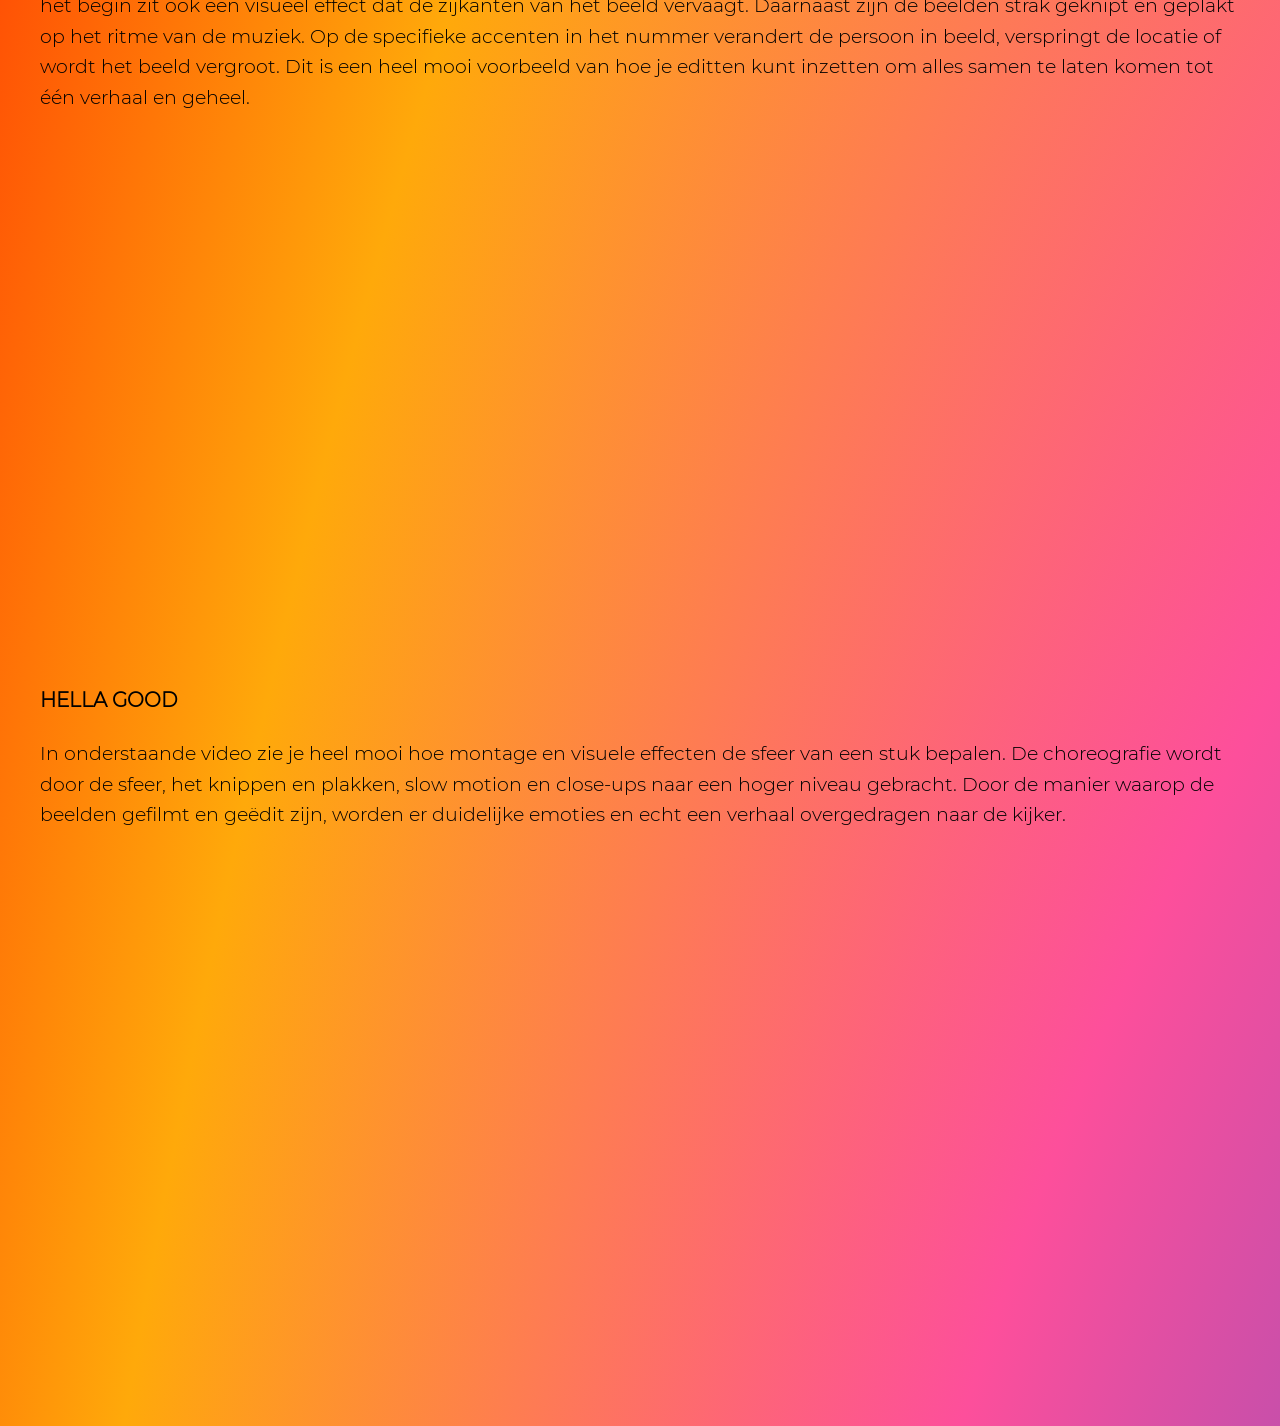
<file: montage.html>
<!doctype html>
<html lang="nl">
  <head>
    <meta charset="UTF-8" />
    <meta name="viewport" content="width=device-width, initial-scale=1.0" />
    <meta name="author" content="Tamar" />
    <meta name="color-scheme" content="dark light" />
    <title>Belichting in dans</title>
    <link rel="stylesheet" href="./assets/style/montage.css" />
  </head>
  <body>
    <a href="#main" class="skip-link">Direct naar inhoud</a>
    <header>
      <a href="index.html" aria-current="page">Tamar's digitale tuin</a>
      <nav aria-label="Hoofdmenu">
        <ul>
          <li><a href="belichting.html">Belichting</a></li>
          <li><a href="camerawerk.html">Camerawerk</a></li>
          <li><a href="choreografie.html">Choreografie</a></li>
          <li><a href="montage.html">Edit</a></li>
          <li><a href="typografie/spinvis.html">Typografie</a></li>
        </ul>
      </nav>
    </header>

    <main id="main">
      <section>
        <article>
          <h1>Editten</h1>
        </article>

        <article>
          <p>
            Het editten van de beelden is de laatste stap die alles samen
            brengt. Door beelden te knippen en plakken, te spelen met effecten
            en het toevoegen of versterken van kleur kan je de sfeer van een
            video versterken en een verhaal nog sterker overbrengen. Met montage
            kan een visie echt tot leven komen.
          </p>
        </article>
      </section>

      <section>
        <article>
          <h2>Hoe edit je</h2>
        </article>
      </section>
      <section id="licht-aspecten">
        <article>
          <h2>Knippen en plakken</h2>
          <p>
            Het knippen en plakken van beelden is essentieel voor het gevoel,
            het tempo en het verhaal van een dansvideo. Door slim te editen
            behoud je de dynamiek en flow van de choreografie. Het stelt je in
            staat om specifieke bewegingen uit te vergroten, de muziek strak te
            volgen op de beat, of de danser via een vloeiende overgang in één
            tel naar een compleet nieuwe locatie te verplaatsen.
          </p>
        </article>

        <article>
          <h2>Overgangen</h2>
          <p>
            Tijdens het editen geef je de video ook stroom en ritme, hierbij
            wordt vaak gebruik gemaakt van overgangen. Dit kan gedaan worden met
            knippen en plakken maar, ook met effecten of beweging.
          </p>

          <p>
            Je kan overgangen heel snel maken voor een dynamisch gevoel of juist
            heel rustig en natuurlijk waardoor je nauwelijks kan zien dat je
            overgaat naar een ander beeld.
          </p>
        </article>

        <article>
          <h2>Kleur</h2>
          <p>
            Tijdens het editten kan je ook de kleur van het beeld aanpassen of
            versterken (color grading). Door kleuren te versterken of filters
            toe te voegen geef je de beelde een specifieke sfeer, of versterk je
            juist het gevoel dat er al in zit. Zo kun je het verhaal van de
            video extra kracht geven.
          </p>
        </article>

        <article>
          <h2>Effecten</h2>
          <p>
            Met visuele effecten voeg je extra energie of emotie toe aan de
            beelden.
          </p>
          <p>
            Denk bijvoorbeeld aan slow motion, door het beeld te vertragen
            krijgt de kijker de tijd om de spieraanspanning, emoties en
            verfijnde details van de beweging echt te zien. Ook kun je het beeld
            laten schudden of meedraaien op specifieke accenten om de dans nog
            dynamischer te maken.
          </p>
        </article>
      </section>
      <section>
        <article>
          <h2>Voorbeelden die ik mooi vind</h2>
        </article>

        <article>
          <h3>BE REAL</h3>
          <p>
            Deze video is veel geëdit. Je ziet meteen het zwart-witfilter op de
            video, wat volgens mij zorgt voor een rustgevend gevoel. Aan het
            begin zit ook een visueel effect dat de zijkanten van het beeld
            vervaagt. Daarnaast zijn de beelden strak geknipt en geplakt op het
            ritme van de muziek. Op de specifieke accenten in het nummer
            verandert de persoon in beeld, verspringt de locatie of wordt het
            beeld vergroot. Dit is een heel mooi voorbeeld van hoe je editten
            kunt inzetten om alles samen te laten komen tot één verhaal en
            geheel.
          </p>
          <iframe
            width="560"
            height="315"
            src="https://www.youtube.com/embed/EdbrtjQk13o?si=mUX_kP3QkpTHeHgl"
            title="YouTube video player"
            frameborder="0"
            allow="
              accelerometer;
              autoplay;
              clipboard-write;
              encrypted-media;
              gyroscope;
              picture-in-picture;
              web-share;
            "
            referrerpolicy="strict-origin-when-cross-origin"
            allowfullscreen
          ></iframe>
        </article>
        <article>
          <h3>HELLA GOOD</h3>
          <p>
            In onderstaande video zie je heel mooi hoe montage en visuele
            effecten de sfeer van een stuk bepalen. De choreografie wordt door
            de sfeer, het knippen en plakken, slow motion en close-ups naar een
            hoger niveau gebracht. Door de manier waarop de beelden gefilmt en
            geëdit zijn, worden er duidelijke emoties en echt een verhaal
            overgedragen naar de kijker.
          </p>
          <iframe
            width="560"
            height="315"
            src="https://www.youtube.com/embed/kXS_ioTYAPA?si=bMLGeRuF8VG_Pe2R"
            title="YouTube video player"
            frameborder="0"
            allow="
              accelerometer;
              autoplay;
              clipboard-write;
              encrypted-media;
              gyroscope;
              picture-in-picture;
              web-share;
            "
            referrerpolicy="strict-origin-when-cross-origin"
            allowfullscreen
          ></iframe>
        </article>
      </section>
    </main>
  </body>
</html>
<!-- Bronnen die ik heb gebruikt bij het schrijven van de tekst.
Eigen kennis en ervaring.
Dingen die ik zie in bestaande dans videos.
-->
</file>
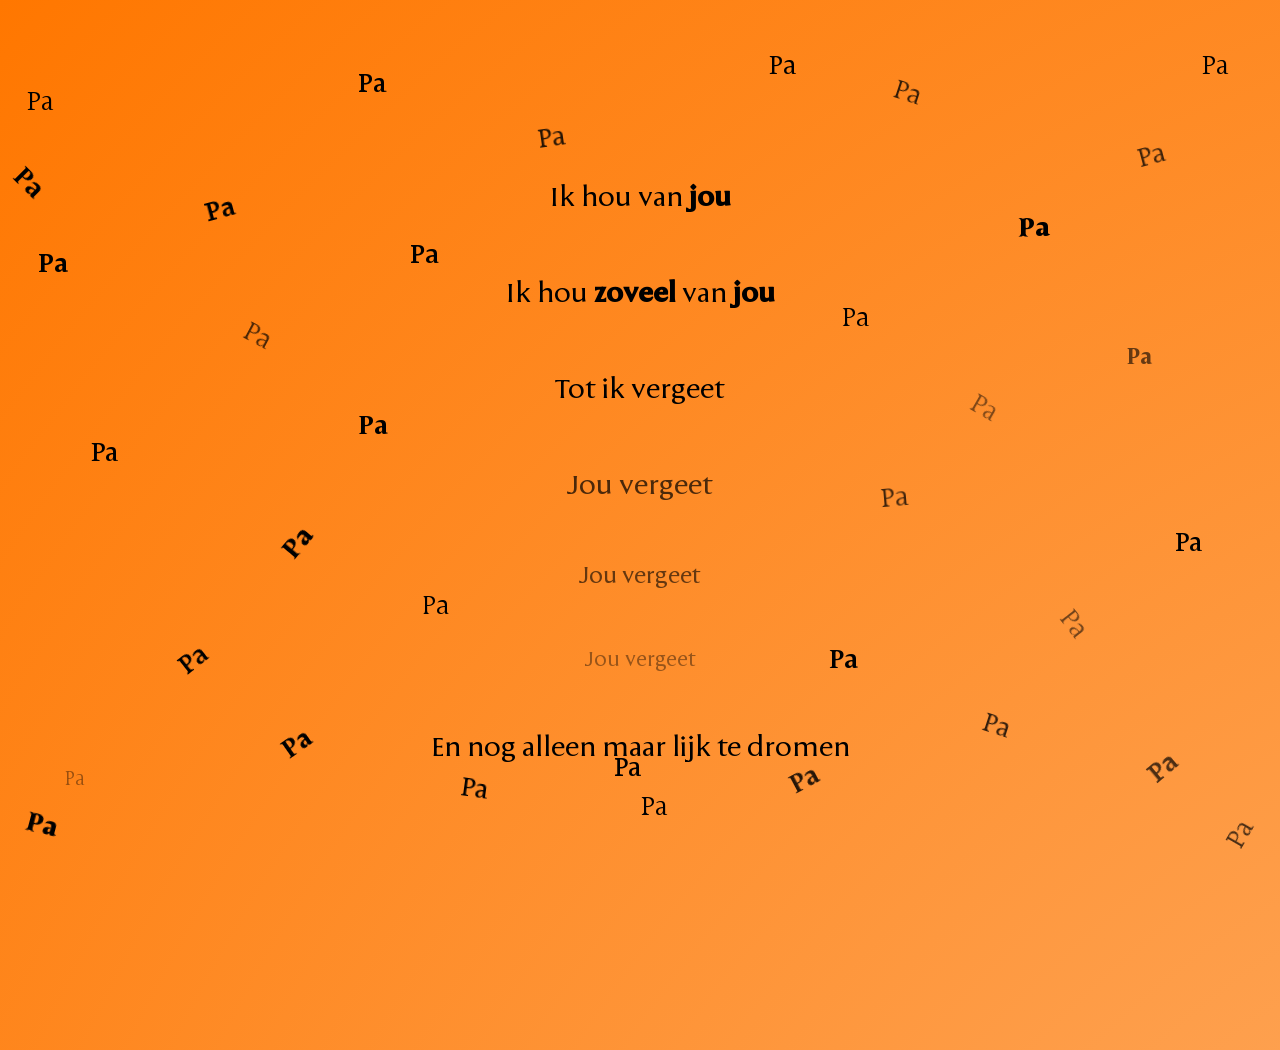
<file: typografie/spinvis.html>
<!doctype html>
<html lang="en">
  <head>
    <meta charset="UTF-8" />
    <meta name="viewport" content="width=device-width, initial-scale=1.0" />
    <meta http-equiv="X-UA-Compatible" content="ie=edge" />
    <title>Voor ik vergeet</title>
    <link rel="stylesheet" href="spinvis.css" />
    <meta name="copyright" content="Design by …" />
    <meta name="description" content="…" />
    <meta name="keywords" content="…" />
  </head>

  <body>
    <main>
      <div>
        <p>Ik hou van <strong>jou</strong></p>
        <p>Ik hou <strong>zoveel</strong> van <strong>jou</strong></p>
        <p>Tot ik vergeet</p>
        <p>Jou vergeet</p>
        <p>Jou vergeet</p>
        <p>Jou vergeet</p>
        <p>En nog alleen maar lijk te dromen</p>
      </div>
      <p>Pa</p>
      <p>Pa</p>
      <p>Pa</p>
      <p>Pa</p>
      <p>Pa</p>
      <p>Pa</p>
      <p>Pa</p>
      <p>Pa</p>
      <p>Pa</p>
      <p>Pa</p>
      <p>Pa</p>
      <p>Pa</p>
      <p>Pa</p>
      <p>Pa</p>
      <p>Pa</p>
      <p>Pa</p>
      <p>Pa</p>
      <p>Pa</p>
      <p>Pa</p>
      <p>Pa</p>
      <p>Pa</p>
      <p>Pa</p>
      <p>Pa</p>
      <p>Pa</p>
      <p>Pa</p>
      <p>Pa</p>
      <p>Pa</p>
      <p>Pa</p>
      <p>Pa</p>
      <p>Pa</p>
      <p>Pa</p>
      <p>Pa</p>
      <p>Pa</p>
      <p>Pa</p>
      <p>Pa</p>
    </main>
  </body>
</html>
</file>
<file: assets/style/normal.css>
/**************************
- MARK: Fonts
**************************/
@font-face {
  font-family: "Montserrat";
  src: url("../Montserrat-VariableFont_wght.ttf");
}

@font-face {
  font-family: "MontserratLight";
  src: url("../Montserrat-Light.ttf") format(truetype);
}

@font-face {
  font-family: "Classo";
  src: url("../classo.regular.ttf");
}

/**************************
- MARK: Algemene Styling
**************************/

body {
  color-scheme: light dark;
  background: var(--gradient);
  min-height: 100dvh;
  background-size: 300% 400%;
  animation: move 10s alternate infinite;
  overflow-x: hidden;
}

h1 {
  font-family: "Classo", sans-serif;
  font-size: clamp(2rem, 9vw, 5rem);
  font-weight: bold;
  word-spacing: -1%;
  margin-bottom: 2rem;
}

h2 {
  font-family: "Montserrat", sans-serif;
  font-size: clamp(1.5rem, 4vw, 35px);
  font-weight: 350;
  margin-bottom: 1.5rem;
}

h3 {
  font-family: "MontserratLight", sans-serif;
  font-size: clamp(1.2rem, 3vw, 27px);
  margin-bottom: 1rem;
}

h4 {
  font-family: "MontserratLight", sans-serif;
  font-size: clamp(0.9rem, 2vw, 17px);
  margin-bottom: 0.5rem;
}

p {
  font-family: "MontserratLight", sans-serif;
  font-weight: lighter;
  font-size: clamp(1rem, 2vw, 19px);
  line-height: 1.6;
}

.skip-link {
  position: absolute;
  left: -9999px;
}

.skip-link:focus {
  position: absolute;
  top: 60px;
  left: 28px;
  font-family: "MontserratLight";
  color: black;
  outline: 2px solid var(--text-color);
  outline-offset: 4px;
  border-radius: 0.2em;
}

:root {
  --gradient: radial-gradient(
    rgb(199, 157, 231),
    rgb(98, 98, 211),
    rgb(253, 79, 155),
    rgb(255, 169, 10),
    red
  );
}

@media (prefers-color-scheme: dark) {
  :root {
    --gradient: radial-gradient(
      rgb(60, 30, 90),
      rgb(30, 30, 90),
      rgb(120, 20, 80),
      rgb(120, 70, 10),
      rgb(90, 0, 0)
    );
  }
}
:root {
  --text-color: black;
}

@media (prefers-color-scheme: dark) {
  :root {
    --text-color: white;
  }
}

@keyframes move {
  from {
    background-position: 0%;
  }
  to {
    background-position: 100% 100%;
  }
}
/* https://youtu.be/5KFd9OzmX78?si=dSYLHjFR_qULq-dD */

img {
  max-width: 100%;
  height: auto;
}

h1 {
  font-family: "Classo";
  font-size: clamp(2.5rem, 10vw, 5.3rem);
  text-align: center;
  font-style: bold;
  word-spacing: -1%;
}

h2 {
  font-size: clamp(1.5rem, 4vw, 35px);
  text-align: left;
  font-family: "Montserrat";
}

/**************************
- MARK: Header
**************************/

header {
  display: flex;
  justify-content: space-between;
  align-items: center;
  padding-top: 1rem;
}

header a {
  line-height: 1;
  padding-left: 1em;
  font-family: "MontserratLight";
  list-style: none;
  text-decoration: none;
  color: var(--text-color);
  display: inline-block;
  transition: transform 0.3s ease;
}

header a:hover {
  transform: scale(1.2);
}

header a:focus-visible {
  outline: 2px solid var(--text-color);
  outline-offset: 4px;
  border-radius: 0.2em;
}

header a:active {
  opacity: 0.3;
  transform: scale(0.98);
}

nav ul {
  display: flex;
  flex-wrap: wrap;
  gap: clamp(1rem, 3vw, 50px);
  line-height: 1;
  font-family: "MontserratLight";
  list-style: none;
  padding-right: 1em;
  margin: 0;
}

nav a {
  text-decoration: none;
  color: var(--text-color);
}

nav a:active {
  opacity: 0.3;
  transform: scale(0.98);
}

nav a:focus-visible {
  outline: 2px solid var(--text-color);
  outline-offset: 4px;
  border-radius: 0.2em;
}

/**************************
- MARK: Section
**************************/
section {
  display: flex;
  flex-direction: column;
  min-height: auto;
}

@media (min-width: 768px) {
  section {
    display: grid;
    grid-template-columns: repeat(4, 1fr);
    min-height: 91dvh;
  }
}

section:nth-of-type(1) {
  border-bottom: 1px solid;
}

section:nth-of-type(1) > article:nth-of-type(1) {
  grid-column: 1 / 3;
  grid-row: 3;
  align-self: end;
  padding-right: 15%;
  padding-bottom: 3%;
}

section:nth-of-type(1) > article:nth-of-type(2) {
  grid-column: 3 / 5;
  grid-row: 3;
  align-self: end;
  padding-bottom: 7%;
  padding-right: 5%;
  text-align: left;
  font-family: "MontserratLight";
  font-weight: lighter;
  font-size: clamp(1rem, 2vw, 19px);
}

/*************************
- section 2
**************************/
section {
  display: grid;
  grid-template-columns: repeat(4, 1fr);
  grid-template-rows: 1fr auto 1fr;
  gap: 1.5rem;
  padding-bottom: 0em;
  height: 91vh;
}

section:nth-of-type(1) > article:nth-of-type(1) {
  grid-column: 1 / 3;
  grid-row: 3;
  align-self: end;
  padding-right: 15%;
}

section:nth-of-type(1) > article:nth-of-type(2) {
  grid-column: 3 / 5;
  grid-row: 3;
  align-self: end;
  padding-right: 5%;
  text-align: left;
  font-weight: lighter;
  font-size: clamp(1rem, 2vw, 19px);
}

/*************************
- pagina 2 section
**************************/
section:nth-of-type(2) > article {
  grid-column: 2 / 4;
  grid-row: 3;
  align-self: center;
}

section:nth-of-type(2) h2 {
  font-size: clamp(1.4rem, 3.5vw, 2.2rem);
  text-align: center;
  font-family: "MontserratLight";
  margin-bottom: 4rem;
  word-spacing: -2%;
}

section:nth-of-type(2) p {
  text-align: center;
  font-size: clamp(0.9rem, 2vw, 1.2rem);
  font-family: "MontserratLight";
  margin-top: 0;
}

section:nth-of-type(2) > article:nth-of-type(2) {
  grid-column: 1 / -1;
  grid-row: 4;
  width: 100%;
}

.carousel {
  --marquee-item-width: clamp(28.125rem, 28.125rem + 0vw, 28.125rem);
  --marquee-item-height: var(--marquee-item-width);

  --marquee-duration: 35s;

  margin: 0;
  padding: 0;
  list-style-type: "";

  display: flex;
  height: var(--marquee-item-height);

  position: relative;

  max-inline-size: 100dvw;

  overflow-x: clip;
  overflow-y: visible;
  padding-bottom: 4em;
  padding-top: 2em;
}

.carousel li {
  height: var(--marquee-item-height);
  width: var(--marquee-item-width);
  flex-shrink: 0;

  position: absolute;
  left: max(
    calc(
      (var(--marquee-item-width) + 5rem) * sibling-count() -
        var(--marquee-item-width)
    ),
    calc(100% + var(--marquee-item-width))
  );
  transform: translateX(-50%);

  --marquee-delay: calc(
    var(--marquee-duration) / sibling-count() *
      (sibling-count() - sibling-index()) * -1
  );
  animation: go linear var(--marquee-duration) var(--marquee-delay, 0s) infinite;
}

.carousel img {
  width: 100%;
  height: 100%;
  object-fit: cover;
  filter: grayscale(100%);
  opacity: 80%;
  transition:
    filter 0.5s ease,
    opacity 0.5s ease,
    transform 1.15s cubic-bezier(0.25, 0.8, 0.25, 1);
  border-radius: 0.7em;
}

.carousel li:hover img {
  filter: grayscale(0%);
  opacity: 100%;
  transform: scale(1.05);
}

.carousel li:focus-within {
  outline: 2px solid var(--text-color);
  outline-offset: 2px;
}

@keyframes go {
  to {
    left: calc(var(--marquee-item-width) * -1);
  }
}

.carousel:has(:focus) {
  overflow-x: scroll;
  gap: 2em;
  scroll-behavior: smooth;

  li {
    animation: unset;
    position: static;
    left: 0;
    transform: none;
  }
}

@keyframes spin {
  from {
    translate: 0;
  }
  to {
    translate: -100%;
  }
}

/* Deze code heb ik gemaakt met de hulp van Sanne en deze website
 https://www.smashingmagazine.com/2024/04/infinite-scrolling-logos-html-css/**/

/***************************
- MARK: Footer
**************************/

@keyframes fade-in {
  from {
    opacity: 0;
  }

  to {
    opacity: 1;
  }
}

dialog {
  position: fixed;
  inset: auto 1rem 1rem auto;
  max-width: 30rem;
  border: 1px solid #940f9e;
  border-radius: 8px;
  box-shadow: 0 4px 20px rgb(0 0 0 / 0.2);

  animation: fade-in 1s ease-in-out;

  form {
    display: flex;
    align-items: center;
    gap: 0.5em;

    button {
      display: flex;
      justify-content: center;
      padding: 1rem;
      min-width: 10em;
      border-radius: 100px;
      border: solid 3px rgb(107, 35, 105);
      transition: 0.4s ease-in-out;
      background-color: #940f9e;
      color: white;

      &:hover {
        background: rgb(66, 5, 70);
        color: white;
      }
    }
  }
  /* https://codepen.io/editor/NotATinCan/pen/01a0d36c-8573-7dea-81a6-1f6ac87cd3f1/**/
}

/***************************
- MARK: schaal
**************************/
@media (max-width: 767px) {
  body {
    overflow-x: hidden;
  }

  header {
    flex-direction: column;
    align-items: flex-start;
    gap: 1rem;
  }

  section {
    display: flex;
    flex-direction: column;
    height: auto;
    min-height: auto;
    padding: 2rem 1rem;
    gap: 1.5rem;
    width: 100%;
    box-sizing: border-box;
  }

  section,
  section:nth-of-type(1),
  section:nth-of-type(2),
  section:nth-of-type(3),
  section:nth-of-type(4),
  section:nth-of-type(5) {
    display: flex;
    flex-direction: column;
    height: auto;
    min-height: auto;
    padding: 2rem 1rem;
    gap: 1.5rem;
    width: 100%;
    box-sizing: border-box;
  }
}
</file>
<file: assets/style/belichting.css>
/**************************
* MARK: Fonts
**************************/

@font-face {
  font-family: "Montserrat";
  src: url("../Montserrat-VariableFont_wght.ttf") format("truetype");
}

@font-face {
  font-family: "MontserratLight";
  src: url("../Montserrat-Light.ttf") format("truetype");
}

@font-face {
  font-family: "Classo";
  src: url("../classo.regular.ttf");
}

/**************************
* MARK: Algemene Styling & Variables
**************************/

:root {
  --gradient: radial-gradient(
    rgb(199, 157, 231),
    rgb(79, 79, 204),
    rgb(253, 79, 155),
    rgb(255, 169, 10),
    red
  );
  --text-color: black;
}

html:has([value="dark"]:checked) {
  color-scheme: dark;
  --gradient: radial-gradient(
    rgb(168, 168, 253),
    rgb(183, 182, 182),
    rgb(144, 252, 252)
  );
  --text-color: black;
}

html:has([value="light"]:checked) {
  color-scheme: light;
  --gradient: radial-gradient(rgb(246, 93, 28), rgb(239, 157, 4), red);
  --text-color: black;
}

section:nth-of-type(2) label {
  font-family: "MontserratLight";
  font-size: 23px;
  display: inline-flex;
  justify-content: center;
  align-items: center;
  grid-row: 3;
  width: 14rem;
  height: 7rem;
  margin-top: 2em;
  border-radius: 30px;
  box-shadow: 1px 1px 1px rgb(55, 55, 55);
}

section label input[type="radio"] {
  position: absolute;
  opacity: 0;
  width: 0;
  height: 0;
}

section:nth-of-type(2) label:has([value="light"]) {
  background-image: linear-gradient(
    45deg,
    rgb(250, 100, 0),
    rgb(251, 221, 162)
  );
}

section:nth-of-type(2) label:has([value="dark"]) {
  background-image: linear-gradient(
    45deg,
    rgb(195, 253, 215),
    rgb(160, 204, 252)
  );
}

section:nth-of-type(2) label:has([value="auto"]) {
  background-image: linear-gradient(
    45deg,
    rgb(248, 251, 252),
    rgb(254, 11, 222)
  );
}

section:nth-of-type(2) label:has(input:focus-visible) {
  outline: 3px solid black;
  outline-offset: 4px;
}

section:nth-of-type(2) label:hover {
  transform: scale(1.1);
  transition: transform 0.6s ease;
}

section:nth-of-type(2) label:has(input:active) {
  transform: scale(0.98);
  opacity: 0.9;
}

body {
  color: var(--text-color);
  color-scheme: light dark;
  background: var(--gradient);
  min-height: 100dvh;
  background-size: 300% 400%;
  animation: move 10s alternate infinite;
}

@keyframes move {
  from {
    background-position: 0%;
  }
  to {
    background-position: 100% 100%;
  }
}

.skip-link {
  position: absolute;
  left: -9999px;
}

.skip-link:focus {
  position: absolute;
  top: 60px;
  left: 45px;
  font-family: "MontserratLight", sans-serif;
  color: black;
  outline: 2px solid var(--text-color);
  outline-offset: 4px;
  border-radius: 0.2em;
}

/**************************
* MARK: Typografie Basis
**************************/

h1 {
  font-family: "Classo", sans-serif;
  font-size: clamp(2rem, 9vw, 5rem);
  font-weight: bold;
  word-spacing: -1%;
  margin-bottom: 2rem;
}

h2 {
  font-family: "Montserrat", sans-serif;
  font-size: 35px;
  font-weight: 350;
  margin-bottom: 1.5rem;
}

h3 {
  font-family: "MontserratLight", sans-serif;
  font-size: 20px;
  margin-bottom: 1rem;
}

h4 {
  font-family: "MontserratLight", sans-serif;
  font-size: 17px;
  margin-bottom: 0.5rem;
}

p {
  font-family: "MontserratLight", sans-serif;
  font-weight: lighter;
  font-size: 19px;
  line-height: 1.6;
}

/**************************
* MARK: Header
**************************/

header {
  display: flex;
  justify-content: space-between;
  align-items: center;
  padding-top: 1rem;
}

header a {
  line-height: 1;
  padding-left: 1em;
  font-family: "MontserratLight";
  list-style: none;
  text-decoration: none;
  color: var(--text-color);
  display: inline-block;
  transition: transform 0.3s ease;
}

header a:hover {
  transform: scale(1.2);
}

header a:focus-visible {
  outline: 2px solid var(--text-color);
  outline-offset: 4px;
  border-radius: 0.2em;
}

header a:active {
  opacity: 0.3;
  transform: scale(0.98);
}

nav ul {
  display: flex;
  flex-wrap: wrap;
  gap: clamp(1rem, 3vw, 50px);
  line-height: 1;
  font-family: "MontserratLight";
  list-style: none;
  padding-right: 1em;
  margin: 0;
}

nav a {
  text-decoration: none;
  color: var(--text-color);
}

nav a:active {
  opacity: 0.3;
  transform: scale(0.98);
}

nav a:focus-visible {
  outline: 2px solid var(--text-color);
  outline-offset: 4px;
  border-radius: 0.2em;
}
/**************************
* MARK: Section 1 & 2 (Intro & Kleur)
**************************/

section:nth-of-type(1),
section:nth-of-type(2) {
  display: grid;
  grid-template-columns: repeat(4, 1fr);
  padding-left: 2rem;
}

section:nth-of-type(1) {
  padding-top: 6rem;
}

section:nth-of-type(2) {
  padding-top: 3rem;
}

section:nth-of-type(1) > article:nth-of-type(1),
section:nth-of-type(2) > article:nth-of-type(1) {
  grid-column: 1 / 4;
}

section:nth-of-type(1) > article:nth-of-type(2),
section:nth-of-type(2) > article:nth-of-type(2) {
  grid-column: 1 / 3;
}

/**************************
* MARK: Section 3 (Hoe werkt belichten)
**************************/

section:nth-of-type(3) {
  display: block;
  padding-top: 4rem;
  padding-left: 2rem;
}

/**************************
* MARK: Section 4 (Kaarten)
**************************/

@keyframes reveal {
  from {
    scale: 0.9;
    opacity: 0;
    clip-path: inset (45% 20% 45% 20%);
  }
  50% {
    scale: 1;
    opacity: 1;
    clip-path: inset(0% 0% 0% 0%);
  }
}

/*https://youtu.be/0gVlSMGvqTs?si=iKGd1ky-t1ugQkYZ/**/

section:nth-of-type(4) {
  display: grid;
  grid-template-columns: repeat(4, 1fr);
  gap: 30px;
  padding: 2rem;
  animation: reveal linear forwards;
  animation-timeline: view();
}

section:nth-of-type(4) > article {
  background-color: rgba(0, 0, 0, 0.6);
  border-radius: 20px;
  padding: 2.5rem 1.5rem;
  text-align: center;
  display: flex;
  flex-direction: column;
  gap: 1rem;
}

section:nth-of-type(4) h2 {
  font-family: "MontserratLight", sans-serif;
  font-size: 28px;
  color: white;
  margin: 0;
}

section:nth-of-type(4) p {
  font-size: 18px;
  line-height: 1.5;
  color: white;
  margin: 0;
}

@media (max-width: 900px) {
  section:nth-of-type(4) {
    grid-template-columns: 1fr;
  }
}

/**************************
* MARK: Section 5 (Voorbeelden)
**************************/

section:nth-of-type(5) {
  display: flex;
  flex-direction: column;
  gap: 6rem;
  padding: 2rem;
}

section:nth-of-type(5) > article {
  display: flex;
  flex-direction: column;
  gap: 0;
}

section:nth-of-type(5) > article:nth-of-type(1) {
  margin-bottom: -6rem;
}

iframe {
  width: 100%;
  max-width: 900px;
  height: auto;
  aspect-ratio: 16 / 9;
  border: none;
}

/**************************************************
- schaal voor telefoon
**************************************************/
@media (max-width: 767px) {
  body {
    overflow-x: hidden;
  }

  header {
    flex-direction: column;
    align-items: flex-start;
    gap: 1rem;
  }

  section {
    display: flex;
    flex-direction: column;
    height: auto;
    min-height: auto;
    padding: 2rem 1rem;
    gap: 1.5rem;
    width: 100%;
    box-sizing: border-box;
  }

  section,
  section:nth-of-type(1),
  section:nth-of-type(2),
  section:nth-of-type(3),
  section:nth-of-type(4),
  section:nth-of-type(5) {
    display: flex;
    flex-direction: column;
    height: auto;
    min-height: auto;
    padding: 2rem 1rem;
    gap: 1.5rem;
    width: 100%;
    box-sizing: border-box;
  }

  section:nth-of-type(5) > article:nth-of-type(1) {
    margin-bottom: 0;
  }
}
</file>
<file: assets/style/camerawerk.css>
/**************************
* MARK: Fonts
**************************/

@font-face {
  font-family: "Montserrat";
  src: url("../Montserrat-VariableFont_wght.ttf") format("truetype");
}

@font-face {
  font-family: "MontserratLight";
  src: url("../Montserrat-Light.ttf") format("truetype");
}

@font-face {
  font-family: "Classo";
  src: url("../classo.regular.ttf");
}

/**************************
* MARK: Algemene Styling & Variables
**************************/

:root {
  --gradient: radial-gradient(
    rgb(199, 157, 231),
    rgb(79, 79, 204),
    rgb(253, 79, 155),
    rgb(255, 169, 10),
    red
  );
  --text-color: black;
}

@media (prefers-color-scheme: dark) {
  :root {
    --gradient: radial-gradient(
      rgb(60, 30, 90),
      rgb(30, 30, 90),
      rgb(120, 20, 80),
      rgb(120, 70, 10),
      rgb(90, 0, 0)
    );
    --text-color: white;
  }
}

body {
  color: var(--text-color);
  color-scheme: light dark;
  background: var(--gradient);
  min-height: 100dvh;
  background-size: 300% 400%;
  animation: move 10s alternate infinite;
}

@keyframes move {
  from {
    background-position: 0%;
  }
  to {
    background-position: 100% 100%;
  }
}

.skip-link {
  position: absolute;
  left: -9999px;
}

.skip-link:focus {
  position: absolute;
  top: 60px;
  left: 28px;
  font-family: "MontserratLight", sans-serif;
  color: black;
  outline: 2px solid var(--text-color);
  outline-offset: 4px;
  border-radius: 0.2em;
}

/**************************
* MARK: Typografie Basis
**************************/

h1 {
  font-family: "Classo", sans-serif;
  font-size: clamp(2rem, 9vw, 5rem);
  font-weight: bold;
  word-spacing: -1%;
  margin-bottom: 2rem;
}

h2 {
  font-family: "Montserrat", sans-serif;
  font-size: 35px;
  font-weight: 350;
  margin-bottom: 1.5rem;
}

h3 {
  font-family: "MontserratLight", sans-serif;
  font-size: 20px;
  margin-bottom: 0.5rem;
}

h4 {
  font-family: "MontserratLight", sans-serif;
  font-size: 17px;
  margin-bottom: 0.5rem;
}

p {
  font-family: "MontserratLight", sans-serif;
  font-weight: lighter;
  font-size: 19px;
  line-height: 1.6;
}

/**************************
* MARK: Header
**************************/
header {
  display: flex;
  justify-content: space-between;
  align-items: center;
  padding-top: 1rem;
}

header a {
  line-height: 1;
  padding-left: 1em;
  font-family: "MontserratLight";
  list-style: none;
  text-decoration: none;
  color: var(--text-color);
  display: inline-block;
  transition: transform 0.3s ease;
}

header a:hover {
  transform: scale(1.2);
}

header a:focus-visible {
  outline: 2px solid var(--text-color);
  outline-offset: 4px;
  border-radius: 0.2em;
}

header a:active {
  opacity: 0.3;
  transform: scale(0.98);
}

nav ul {
  display: flex;
  flex-wrap: wrap;
  gap: clamp(1rem, 3vw, 50px);
  line-height: 1;
  font-family: "MontserratLight";
  list-style: none;
  padding-right: 1em;
  margin: 0;
}

nav a {
  text-decoration: none;
  color: var(--text-color);
}

nav a:active {
  opacity: 0.3;
  transform: scale(0.98);
}

nav a:focus-visible {
  outline: 2px solid var(--text-color);
  outline-offset: 4px;
  border-radius: 0.2em;
}

/**************************
* MARK: Section 1 & 2 (Intro & Kleur)
**************************/

section:nth-of-type(1) {
  display: grid;
  grid-template-columns: repeat(4, 1fr);
  padding-left: 2rem;
}

section:nth-of-type(1) {
  padding-top: 6rem;
}

section:nth-of-type(1) > article:nth-of-type(1) {
  grid-column: 1 / 4;
}

section:nth-of-type(1) > article:nth-of-type(2) {
  grid-column: 1 / 3;
}

/**************************
* MARK: Section 3
**************************/

section:nth-of-type(2) {
  display: block;
  padding-top: 4rem;
  padding-left: 2rem;
}

/**************************
* MARK: Section 3 (Kaarten)
**************************/

@keyframes reveal {
  from {
    scale: 0.9;
    opacity: 0;
    clip-path: inset (45% 20% 45% 20%);
  }
  50% {
    scale: 1;
    opacity: 1;
    clip-path: inset(0% 0% 0% 0%);
  }
}

section:nth-of-type(3) {
  display: grid;
  grid-template-columns: repeat(4, 1fr);
  gap: 30px;
  padding: 2rem;
  animation: reveal linear forwards;
  animation-timeline: view();
}

section:nth-of-type(3) > article {
  background-color: rgba(0, 0, 0, 0.6);
  border-radius: 20px;
  padding: 2.5rem 1.5rem;
  text-align: center;
  display: flex;
  flex-direction: column;
  gap: 1rem;
}

section:nth-of-type(3) h2 {
  font-family: "MontserratLight", sans-serif;
  font-size: 28px;
  color: white;
  margin: 0;
}

section:nth-of-type(3) p {
  font-size: 18px;
  line-height: 1.5;
  color: white;
  margin: 0;
}

@media (max-width: 900px) {
  section:nth-of-type(4) {
    grid-template-columns: 1fr;
  }
}

/**************************
* MARK: Section 5 (Voorbeelden)
**************************/

section:nth-of-type(4) {
  display: flex;
  flex-direction: column;
  gap: 0rem;
  padding: 2rem;
}

section:nth-of-type(4) > article {
  display: flex;
  flex-direction: column;
  gap: 0;
}

iframe {
  width: 100%;
  max-width: 900px;
  height: auto;
  aspect-ratio: 16 / 9;
  border: none;
  margin-bottom: 3em;
}

/**************************************************
- schaling voor klein scherm
**************************************************/
@media (max-width: 767px) {
  body {
    overflow-x: hidden;
  }
  header {
    flex-direction: column;
    align-items: flex-start;
    gap: 1rem;
  }

  section {
    display: flex;
    flex-direction: column;
    height: auto;
    min-height: auto;
    padding: 2rem 1rem;
    gap: 1.5rem;
    width: 100%;
    box-sizing: border-box;
  }

  section,
  section:nth-of-type(1),
  section:nth-of-type(2),
  section:nth-of-type(3),
  section:nth-of-type(4),
  section:nth-of-type(5) {
    display: flex;
    flex-direction: column;
    height: auto;
    min-height: auto;
    padding: 2rem 1rem;
    gap: 1.5rem;
    width: 100%;
    box-sizing: border-box;
  }
}
</file>
<file: assets/style/choreografie.css>
/**************************
* MARK: Fonts
**************************/

@font-face {
  font-family: "Montserrat";
  src: url("../Montserrat-VariableFont_wght.ttf") format("truetype");
}

@font-face {
  font-family: "MontserratLight";
  src: url("../Montserrat-Light.ttf") format("truetype");
}

@font-face {
  font-family: "Classo";
  src: url("../classo.regular.ttf");
}

/**************************
* MARK: Algemene Styling & Variables
**************************/

:root {
  --gradient: radial-gradient(
    rgb(199, 157, 231),
    rgb(79, 79, 204),
    rgb(253, 79, 155),
    rgb(255, 169, 10),
    red
  );
  --text-color: black;
}

@media (prefers-color-scheme: dark) {
  :root {
    --gradient: radial-gradient(
      rgb(60, 30, 90),
      rgb(30, 30, 90),
      rgb(120, 20, 80),
      rgb(120, 70, 10),
      rgb(90, 0, 0)
    );
    --text-color: white;
  }
}

body {
  color: var(--text-color);
  color-scheme: light dark;
  background: var(--gradient);
  min-height: 100dvh;
  background-size: 300% 400%;
  animation: move 10s alternate infinite;
}

@keyframes move {
  from {
    background-position: 0%;
  }
  to {
    background-position: 100% 100%;
  }
}

.skip-link {
  position: absolute;
  left: -9999px;
}

.skip-link:focus {
  position: absolute;
  top: 60px;
  left: 28px;
  font-family: "MontserratLight", sans-serif;
  color: black;
  outline: 2px solid var(--text-color);
  outline-offset: 4px;
  border-radius: 0.2em;
}

/**************************
* MARK: Typografie Basis
**************************/

h1 {
  font-family: "Classo", sans-serif;
  font-size: clamp(2rem, 9vw, 5rem);
  font-weight: bold;
  word-spacing: -1%;
  margin-bottom: 2rem;
}

h2 {
  font-family: "Montserrat", sans-serif;
  font-size: 35px;
  font-weight: 350;
  margin-bottom: 1.5rem;
}

h3 {
  font-family: "MontserratLight", sans-serif;
  font-size: 20px;
  margin-bottom: 0.5rem;
}

h4 {
  font-family: "MontserratLight", sans-serif;
  font-size: 17px;
  margin-bottom: 0.5rem;
}

p {
  font-family: "MontserratLight", sans-serif;
  font-weight: lighter;
  font-size: 19px;
  line-height: 1.6;
}

/**************************
* MARK: Header
**************************/

header {
  display: flex;
  justify-content: space-between;
  align-items: center;
  padding-top: 1rem;
}

header a {
  line-height: 1;
  padding-left: 1em;
  font-family: "MontserratLight";
  list-style: none;
  text-decoration: none;
  color: var(--text-color);
  display: inline-block;
  transition: transform 0.3s ease;
}

header a:hover {
  transform: scale(1.2);
}

header a:focus-visible {
  outline: 2px solid var(--text-color);
  outline-offset: 4px;
  border-radius: 0.2em;
}

header a:active {
  opacity: 0.3;
  transform: scale(0.98);
}

nav ul {
  display: flex;
  flex-wrap: wrap;
  gap: clamp(1rem, 3vw, 50px);
  line-height: 1;
  font-family: "MontserratLight";
  list-style: none;
  padding-right: 1em;
  margin: 0;
}

nav a {
  text-decoration: none;
  color: var(--text-color);
}

nav a:active {
  opacity: 0.3;
  transform: scale(0.98);
}

nav a:focus-visible {
  outline: 2px solid var(--text-color);
  outline-offset: 4px;
  border-radius: 0.2em;
}

/**************************
* MARK: Section 1 & 2 (Intro & Kleur)
**************************/

section:nth-of-type(1) {
  display: grid;
  grid-template-columns: repeat(4, 1fr);
  padding-left: 2rem;
}

section:nth-of-type(1) {
  padding-top: 6rem;
}

section:nth-of-type(1) > article:nth-of-type(1) {
  grid-column: 1 / 4;
}

section:nth-of-type(1) > article:nth-of-type(2) {
  grid-column: 1 / 3;
}

/**************************
* MARK: Section 3 (Hoe werkt belichten)
**************************/

section:nth-of-type(2) {
  display: block;
  padding-top: 4rem;
  padding-left: 2rem;
}

/**************************
* MARK: Section 3 (Kaarten)
**************************/

@keyframes reveal {
  from {
    scale: 0.9;
    opacity: 0;
    clip-path: inset (45% 20% 45% 20%);
  }
  50% {
    scale: 1;
    opacity: 1;
    clip-path: inset(0% 0% 0% 0%);
  }
}

section:nth-of-type(3) {
  display: grid;
  grid-template-columns: repeat(4, 1fr);
  gap: 30px;
  padding: 2rem;
  animation: reveal linear forwards;
  animation-timeline: view();
}

section:nth-of-type(3) > article {
  background-color: rgba(0, 0, 0, 0.6);
  border-radius: 20px;
  padding: 2.5rem 1.5rem;
  text-align: center;
  display: flex;
  flex-direction: column;
  gap: 1rem;
}

section:nth-of-type(3) h2 {
  font-family: "MontserratLight", sans-serif;
  font-size: 28px;
  color: white;
  margin: 0;
}

section:nth-of-type(3) p {
  font-size: 18px;
  line-height: 1.5;
  color: white;
  margin: 0;
}

@media (max-width: 900px) {
  section:nth-of-type(4) {
    grid-template-columns: 1fr;
  }
}

/**************************
* MARK: Section 5 (Voorbeelden)
**************************/

section:nth-of-type(4) {
  display: flex;
  flex-direction: column;
  gap: 0rem;
  padding: 2rem;
  font-size: 10px;
}

section:nth-of-type(4) > article {
  display: flex;
  flex-direction: column;
  gap: 0;
}

iframe {
  width: 100%;
  max-width: 900px;
  height: auto;
  aspect-ratio: 16 / 9;
  border: none;
  margin-bottom: 3em;
}

/**************************************************
- schaling voor klein scherm
**************************************************/
@media (max-width: 767px) {
  body {
    overflow-x: hidden;
  }

  header {
    flex-direction: column;
    align-items: flex-start;
    gap: 1rem;
  }

  section {
    display: flex;
    flex-direction: column;
    height: auto;
    min-height: auto;
    padding: 2rem 1rem;
    gap: 1.5rem;
    width: 100%;
    box-sizing: border-box;
  }

  section,
  section:nth-of-type(1),
  section:nth-of-type(2),
  section:nth-of-type(3),
  section:nth-of-type(4),
  section:nth-of-type(5) {
    display: flex;
    flex-direction: column;
    height: auto;
    min-height: auto;
    padding: 2rem 1rem;
    gap: 1.5rem;
    width: 100%;
    box-sizing: border-box;
  }
}
</file>
<file: assets/style/montage.css>
/**************************
* MARK: Fonts
**************************/

@font-face {
  font-family: "Montserrat";
  src: url("../Montserrat-VariableFont_wght.ttf") format("truetype");
}

@font-face {
  font-family: "MontserratLight";
  src: url("../Montserrat-Light.ttf") format("truetype");
}

@font-face {
  font-family: "Classo";
  src: url("../classo.regular.ttf");
}

/**************************
* MARK: Algemene Styling & Variables
**************************/

:root {
  --gradient: radial-gradient(
    rgb(199, 157, 231),
    rgb(79, 79, 204),
    rgb(253, 79, 155),
    rgb(255, 169, 10),
    red
  );
  --text-color: black;
}

@media (prefers-color-scheme: dark) {
  :root {
    --gradient: radial-gradient(
      rgb(60, 30, 90),
      rgb(30, 30, 90),
      rgb(120, 20, 80),
      rgb(120, 70, 10),
      rgb(90, 0, 0)
    );
    --text-color: white;
  }
}

body {
  color: var(--text-color);
  color-scheme: light dark;
  background: var(--gradient);
  min-height: 100dvh;
  background-size: 300% 400%;
  animation: move 10s alternate infinite;
}

@keyframes move {
  from {
    background-position: 0%;
  }
  to {
    background-position: 100% 100%;
  }
}

.skip-link {
  position: absolute;
  left: -9999px;
}

.skip-link:focus {
  position: absolute;
  top: 60px;
  left: 28px;
  font-family: "MontserratLight", sans-serif;
  color: black;
  outline: 2px solid var(--text-color);
  outline-offset: 4px;
  border-radius: 0.2em;
}

/**************************
* MARK: Typografie Basis
**************************/

h1 {
  font-family: "Classo", sans-serif;
  font-size: clamp(2rem, 9vw, 5rem);
  font-weight: bold;
  word-spacing: -1%;
  margin-bottom: 2rem;
}

h2 {
  font-family: "Montserrat", sans-serif;
  font-size: 35px;
  font-weight: 350;
  margin-bottom: 1.5rem;
}

h3 {
  font-family: "MontserratLight", sans-serif;
  font-size: 20px;
  margin-bottom: 0.5rem;
}

h4 {
  font-family: "MontserratLight", sans-serif;
  font-size: 17px;
  margin-bottom: 0.5rem;
}

p {
  font-family: "MontserratLight", sans-serif;
  font-weight: lighter;
  font-size: 19px;
  line-height: 1.6;
}

/**************************
* MARK: Header
**************************/

header {
  display: flex;
  justify-content: space-between;
  align-items: center;
  padding-top: 1rem;
}

header a {
  line-height: 1;
  padding-left: 1em;
  font-family: "MontserratLight";
  list-style: none;
  text-decoration: none;
  color: var(--text-color);
  display: inline-block;
  transition: transform 0.3s ease;
}

header a:hover {
  transform: scale(1.2);
}

header a:focus-visible {
  outline: 2px solid var(--text-color);
  outline-offset: 4px;
  border-radius: 0.2em;
}

header a:active {
  opacity: 0.3;
  transform: scale(0.98);
}

nav ul {
  display: flex;
  flex-wrap: wrap;
  gap: clamp(1rem, 3vw, 50px);
  line-height: 1;
  font-family: "MontserratLight";
  list-style: none;
  padding-right: 1em;
  margin: 0;
}

nav a {
  text-decoration: none;
  color: var(--text-color);
}

nav a:active {
  opacity: 0.3;
  transform: scale(0.98);
}

nav a:focus-visible {
  outline: 2px solid var(--text-color);
  outline-offset: 4px;
  border-radius: 0.2em;
}
/**************************
* MARK: Section 1 & 2 (Intro & Kleur)
**************************/

section:nth-of-type(1) {
  display: grid;
  grid-template-columns: repeat(4, 1fr);
  padding-left: 2rem;
}

section:nth-of-type(1) {
  padding-top: 6rem;
}

section:nth-of-type(1) > article:nth-of-type(1) {
  grid-column: 1 / 4;
}

section:nth-of-type(1) > article:nth-of-type(2) {
  grid-column: 1 / 3;
}

/**************************
* MARK: Section 3 (Hoe werkt belichten)
**************************/

section:nth-of-type(2) {
  display: block;
  padding-top: 4rem;
  padding-left: 2rem;
}

/**************************
* MARK: Section 3 (Kaarten)
**************************/

@keyframes reveal {
  from {
    scale: 0.9;
    opacity: 0;
    clip-path: inset (45% 20% 45% 20%);
  }
  50% {
    scale: 1;
    opacity: 1;
    clip-path: inset(0% 0% 0% 0%);
  }
}

section:nth-of-type(3) {
  display: grid;
  grid-template-columns: repeat(4, 1fr);
  gap: 30px;
  padding: 2rem;
  animation: reveal linear forwards;
  animation-timeline: view();
}

section:nth-of-type(3) > article {
  background-color: rgba(0, 0, 0, 0.6);
  border-radius: 20px;
  padding: 2.5rem 1.5rem;
  text-align: center;
  display: flex;
  flex-direction: column;
  gap: 1rem;
}

section:nth-of-type(3) h2 {
  font-family: "MontserratLight", sans-serif;
  font-size: 28px;
  color: white;
  margin: 0;
}

section:nth-of-type(3) p {
  font-size: 18px;
  line-height: 1.5;
  color: white;
  margin: 0;
}

@media (max-width: 900px) {
  section:nth-of-type(4) {
    grid-template-columns: 1fr;
  }
}

/**************************
* MARK: Section 5 (Voorbeelden)
**************************/

section:nth-of-type(4) {
  display: flex;
  flex-direction: column;
  gap: 0rem;
  padding: 2rem;
  font-size: 10px;
}

section:nth-of-type(4) > article {
  display: flex;
  flex-direction: column;
  gap: 0;
}

iframe {
  width: 100%;
  max-width: 900px;
  height: auto;
  aspect-ratio: 16 / 9;
  border: none;
  margin-bottom: 3em;
}

/**************************************************
- schaling voor klein scherm
**************************************************/
@media (max-width: 767px) {
  body {
    overflow-x: hidden;
  }

  header {
    flex-direction: column;
    align-items: flex-start;
    gap: 1rem;
  }

  section {
    display: flex;
    flex-direction: column;
    height: auto;
    min-height: auto;
    padding: 2rem 1rem;
    gap: 1.5rem;
    width: 100%;
    box-sizing: border-box;
  }

  section,
  section:nth-of-type(1),
  section:nth-of-type(2),
  section:nth-of-type(3),
  section:nth-of-type(4),
  section:nth-of-type(5) {
    display: flex;
    flex-direction: column;
    height: auto;
    min-height: auto;
    padding: 2rem 1rem;
    gap: 1.5rem;
    width: 100%;
    box-sizing: border-box;
  }
}
</file>
<file: typografie/spinvis.css>
/* MARK: fonts */
@font-face {
  font-family: "Seraphs";
  src: url("font/SeraphsVF.woff2") format("woff2"); /* Modern Browsers */
}
/* MARK: items */
body {
  font-family: "Seraphs";
  margin: 0;
  font-size: 30px;
  line-height: 36px;
  background: var(--gradient);
  min-height: 100dvh;
  background-size: 300% 400%;
  animation: move 10s alternate infinite;
  overflow-x: hidden;
}

:root {
  --gradient: radial-gradient(rgb(253, 190, 135), rgb(255, 119, 0));
  --text-color: black;
}

@keyframes move {
  from {
    background-position: 0%;
  }
  to {
    background-position: 100% 100%;
  }
}

div {
  font-size: 30px;
  line-height: 36px;
  font-variation-settings:
    "wght" 121,
    "SRFS" 2;
  display: grid;
  grid-template-columns: 504px;
  grid-auto-flow: row;
  justify-content: center;
  text-align: center;
  margin-top: 5em;
}

strong {
  font-variation-settings:
    "wght" 160,
    "SRFS" 2;
  font-weight: bold;
  transition: 1s;

  &:hover {
    font-weight: 900;
    font-variation-settings:
      "wght" 1600,
      "SRFS" 10;
    font-size: 35px;
  }
}

p:nth-of-type(4) {
  opacity: 70%;
}

p:nth-of-type(5) {
  opacity: 60%;
  font-size: 25px;
}

p:nth-of-type(6) {
  opacity: 40%;
  font-size: 22px;
}

@keyframes --gnome-animation {
  0% {
    rotate: 0turn;
  }
  100% {
    rotate: 1turn;
  }
}

@keyframes --gnome-animation2 {
  0% {
    rotate: 0turn;
  }
  100% {
    rotate: 0.5turn;
  }
}

@keyframes --wolf-animation {
  0% {
    translate: -1em 2em;
  }

  50% {
    translate: 2em -2em;
  }
  100% {
    translate: -1em 2em;
  }
}

@keyframes --wolf-animation2 {
  0% {
    translate: -5em 2em;
  }

  50% {
    translate: -2em -2em;
  }

  100% {
    translate: 1em 2em;
  }
}

main > p:nth-of-type(1) {
  position: fixed;
  top: 6%;
  left: 2%;
  font-variation-settings:
    "wght" 100,
    "SRFS" 25;
  transition: 0.4s ease-in-out;

  &:hover {
    scale: 1.2;
    rotate: 20deg;
  }
}

main > p:nth-of-type(2) {
  position: fixed;
  top: 2%;
  right: 4%;
  font-variation-settings:
    "wght" 100,
    "SRFS" 25;
  animation-name: --gnome-animation;
  animation-duration: 2s;
  animation-iteration-count: infinite;
}

main > p:nth-of-type(3) {
  position: fixed;
  top: 45%;
  left: 7%;
  font-variation-settings:
    "wght" 130,
    "SRFS" 25;
  animation-name: --gnome-animation2;
  animation-duration: 2s;
  animation-iteration-count: infinite;
}

main > p:nth-of-type(4) {
  position: fixed;
  top: 80%;
  right: 8%;
  font-variation-settings:
    "wght" 150,
    "SRFS" 20;
  rotate: -40deg;
  opacity: 0.7;
  transition: 0.4s ease-in-out;

  &:hover {
    scale: 1.4;
    rotate: 15deg;
  }
}

main > p:nth-of-type(5) {
  position: fixed;
  top: 35%;
  right: 10%;
  font-variation-settings:
    "wght" 180,
    "SRFS" 30;
  animation-name: --gnome-animation;
  animation-duration: 2s;
  animation-iteration-count: infinite;
}

main > p:nth-of-type(6) {
  position: fixed;
  bottom: 9%;
  left: 5%;
  font-variation-settings:
    "wght" 90,
    "SRFS" 10;
  animation-name: --gnome-animation;
  animation-duration: 2s;
  animation-iteration-count: infinite;
}

main > p:nth-of-type(7) {
  position: fixed;
  top: 2%;
  left: 60%;
  font-variation-settings:
    "wght" 110,
    "SRFS" 25;
  animation-name: --gnome-animation;
  animation-duration: 3s;
  animation-iteration-count: infinite;
}

main > p:nth-of-type(8) {
  position: fixed;
  top: 20%;
  right: 18%;
  font-variation-settings:
    "wght" 200,
    "SRFS" 35;
  animation-name: --gnome-animation;
  animation-duration: 2s;
  animation-iteration-count: infinite;
}

main > p:nth-of-type(9) {
  position: fixed;
  bottom: 5%;
  left: 50%;
  font-variation-settings:
    "wght" 80,
    "SRFS" 15;
  animation-name: --wolf-animation;
  animation-duration: 4s;
  animation-iteration-count: infinite;
  animation-timing-function: linear;
}

main > p:nth-of-type(10) {
  position: fixed;
  top: 24%;
  left: 3%;
  font-variation-settings:
    "wght" 160,
    "SRFS" 25;
  animation-name: --wolf-animation;
  animation-duration: 4s;
  animation-iteration-count: infinite;
  animation-timing-function: linear;
}

main > p:nth-of-type(11) {
  position: fixed;
  top: 10%;
  left: 42%;
  font-variation-settings:
    "wght" 115,
    "SRFS" 18;
  rotate: -8deg;
  opacity: 0.85;
  transition: 0.4s ease-in-out;

  &:hover {
    scale: 1.4;
    rotate: 15deg;
  }
}

main > p:nth-of-type(12) {
  position: fixed;
  top: 23%;
  left: 32%;
  font-variation-settings:
    "wght" 140,
    "SRFS" 22;
  animation-name: --gnome-animation;
  animation-duration: 2s;
  animation-iteration-count: infinite;
}

main > p:nth-of-type(13) {
  position: fixed;
  top: 30%;
  right: 32%;
  font-variation-settings:
    "wght" 95,
    "SRFS" 12;
  animation-name: --wolf-animation2;
  animation-duration: 4s;
  animation-iteration-count: infinite;
  animation-timing-function: linear;
}

main > p:nth-of-type(14) {
  position: fixed;
  top: 42%;
  left: 28%;
  font-variation-settings:
    "wght" 170,
    "SRFS" 30;
  animation-name: --gnome-animation;
  animation-duration: 2s;
  animation-iteration-count: infinite;
}

main > p:nth-of-type(15) {
  position: fixed;
  top: 50%;
  right: 29%;
  font-variation-settings:
    "wght" 105,
    "SRFS" 15;
  rotate: -5deg;
  opacity: 0.75;
  transition: 0.4s ease-in-out;

  &:hover {
    scale: 1.6;
    rotate: -90deg;
  }
}

main > p:nth-of-type(16) {
  position: fixed;
  top: 62%;
  left: 33%;
  font-variation-settings:
    "wght" 85,
    "SRFS" 8;
  animation-name: --wolf-animation;
  animation-duration: 4s;
  animation-iteration-count: infinite;
  animation-timing-function: linear;
}

main > p:nth-of-type(17) {
  position: fixed;
  top: 68%;
  right: 33%;
  font-variation-settings:
    "wght" 155,
    "SRFS" 28;
  animation-name: --gnome-animation;
  animation-duration: 2s;
  animation-iteration-count: infinite;
}

main > p:nth-of-type(18) {
  position: fixed;
  top: 80%;
  left: 48%;
  font-variation-settings:
    "wght" 125,
    "SRFS" 20;
}

main > p:nth-of-type(19) {
  position: fixed;
  top: 55%;
  left: 22%;
  font-variation-settings:
    "wght" 190,
    "SRFS" 32;
  rotate: -50deg;
  transition: 0.4s ease-in-out;

  &:hover {
    scale: 1.3;
    rotate: 10deg;
  }
}

main > p:nth-of-type(20) {
  position: fixed;
  top: 40%;
  right: 22%;
  font-variation-settings:
    "wght" 90,
    "SRFS" 14;
  rotate: 30deg;
  opacity: 0.5;
  transition: 0.4s ease-in-out;

  &:hover {
    scale: 1.8;
    rotate: -180deg;
    opacity: 1;
  }
}

main > p:nth-of-type(21) {
  position: fixed;
  top: 4%;
  left: 28%;
  font-variation-settings:
    "wght" 135,
    "SRFS" 18;
  animation-name: --wolf-animation;
  animation-duration: 4s;
  animation-iteration-count: infinite;
  animation-timing-function: linear;
}

main > p:nth-of-type(22) {
  position: fixed;
  top: 5%;
  right: 28%;
  font-variation-settings:
    "wght" 95,
    "SRFS" 12;
  rotate: 18deg;
  opacity: 0.8;
  transition: 0.4s ease-in-out;

  &:hover {
    scale: 1.3;
    rotate: -40deg;
  }
}

main > p:nth-of-type(23) {
  position: fixed;
  top: 15%;
  left: 1%;
  font-variation-settings:
    "wght" 175,
    "SRFS" 30;
  rotate: 45deg;
  transition: 0.4s ease-in-out;

  &:hover {
    scale: 1.4;
    rotate: -15deg;
  }
}

main > p:nth-of-type(24) {
  position: fixed;
  top: 12%;
  right: 9%;
  font-variation-settings:
    "wght" 110,
    "SRFS" 22;
  rotate: -15deg;
  opacity: 0.75;
  transition: 0.4s ease-in-out;

  &:hover {
    scale: 1.6;
    rotate: 60deg;
  }
}

main > p:nth-of-type(25) {
  position: fixed;
  top: 68%;
  left: 14%;
  font-variation-settings:
    "wght" 145,
    "SRFS" 16;
  rotate: -38deg;
  transition: 0.4s ease-in-out;

  &:hover {
    scale: 1.2;
    rotate: 25deg;
  }
}

main > p:nth-of-type(26) {
  position: fixed;
  top: 64%;
  right: 15%;
  font-variation-settings:
    "wght" 85,
    "SRFS" 10;
  rotate: 52deg;
  opacity: 0.55;
  transition: 0.4s ease-in-out;

  &:hover {
    scale: 1.7;
    rotate: -70deg;
    opacity: 1;
  }
}

main > p:nth-of-type(27) {
  position: fixed;
  bottom: 3%;
  left: 2%;
  font-variation-settings:
    "wght" 200,
    "SRFS" 35;
  rotate: 15deg;
  transition: 0.4s ease-in-out;

  &:hover {
    scale: 1.3;
    rotate: -35deg;
  }
}

main > p:nth-of-type(28) {
  position: fixed;
  bottom: 2%;
  right: 2%;
  font-variation-settings:
    "wght" 100,
    "SRFS" 20;
  rotate: -60deg;
  opacity: 0.7;
  transition: 0.4s ease-in-out;

  &:hover {
    scale: 1.5;
    rotate: 45deg;
  }
}

main > p:nth-of-type(29) {
  position: fixed;
  bottom: 7%;
  left: 36%;
  font-variation-settings:
    "wght" 120,
    "SRFS" 24;
  rotate: 8deg;
  transition: 0.4s ease-in-out;

  &:hover {
    scale: 1.4;
    rotate: -120deg;
  }
}

main > p:nth-of-type(30) {
  position: fixed;
  bottom: 8%;
  right: 36%;
  font-variation-settings:
    "wght" 160,
    "SRFS" 28;
  rotate: -28deg;
  opacity: 0.85;
  transition: 0.4s ease-in-out;

  &:hover {
    scale: 1.2;
    rotate: 50deg;
  }
}

main > p:nth-of-type(31) {
  position: fixed;
  top: 18%;
  left: 16%;
  font-variation-settings:
    "wght" 150,
    "SRFS" 20;
  rotate: -15deg;
  transition: 0.4s ease-in-out;

  &:hover {
    scale: 1.4;
    rotate: 25deg;
  }
}

main > p:nth-of-type(32) {
  position: fixed;
  top: 32%;
  left: 19%;
  font-variation-settings:
    "wght" 95,
    "SRFS" 12;
  rotate: 28deg;
  opacity: 0.7;
  transition: 0.4s ease-in-out;

  &:hover {
    scale: 1.6;
    rotate: -45deg;
    opacity: 1;
  }
}

main > p:nth-of-type(33) {
  position: fixed;
  bottom: 12%;
  left: 22%;
  font-variation-settings:
    "wght" 170,
    "SRFS" 28;
  rotate: -35deg;
  transition: 0.4s ease-in-out;

  &:hover {
    scale: 1.3;
    rotate: 15deg;
  }
}

main > p:nth-of-type(34) {
  position: fixed;
  bottom: 14%;
  right: 21%;
  font-variation-settings:
    "wght" 110,
    "SRFS" 15;
  rotate: 18deg;
  opacity: 0.8;
  transition: 0.4s ease-in-out;

  &:hover {
    scale: 1.5;
    rotate: -60deg;
  }
}

main > p:nth-of-type(35) {
  position: fixed;
  top: 55%;
  right: 6%;
  font-variation-settings:
    "wght" 130,
    "SRFS" 24;
  animation-name: --wolf-animation;
  animation-duration: 4s;
  animation-iteration-count: infinite;
  animation-timing-function: linear;
}
</file>
